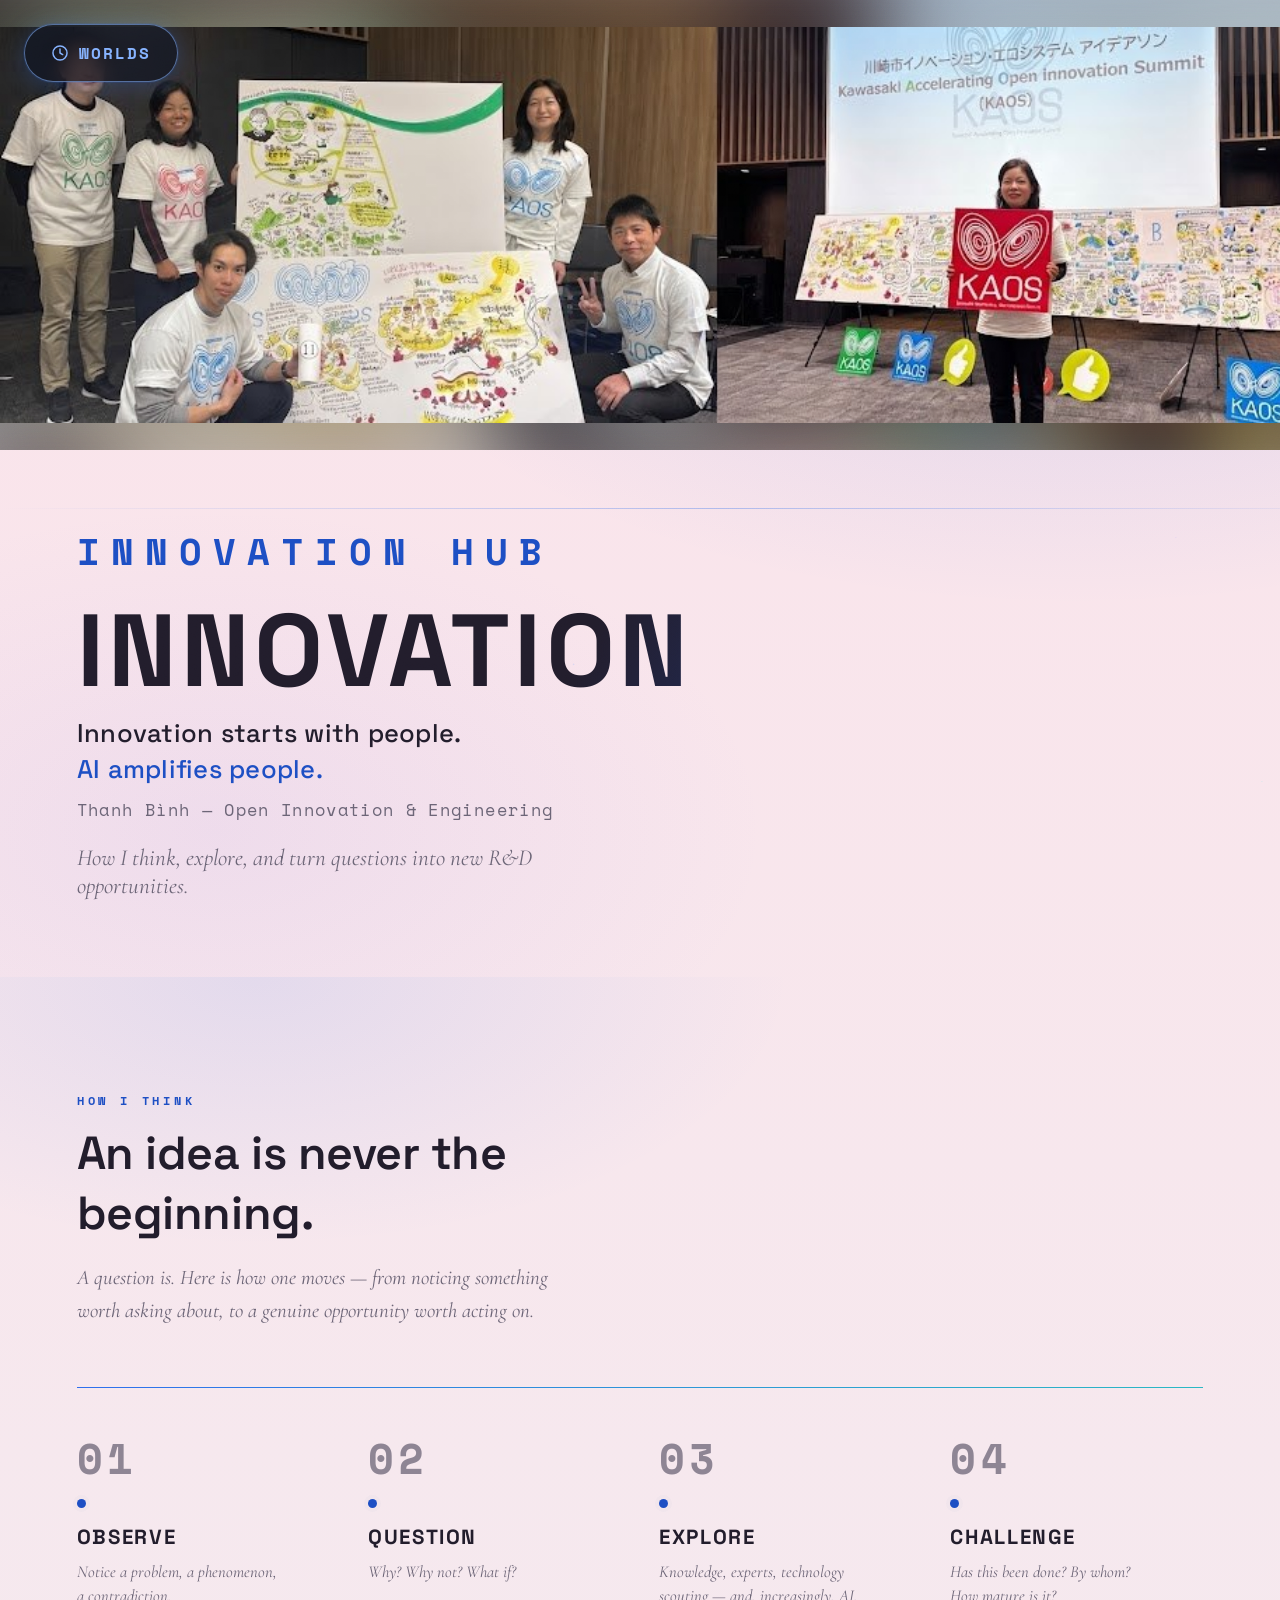
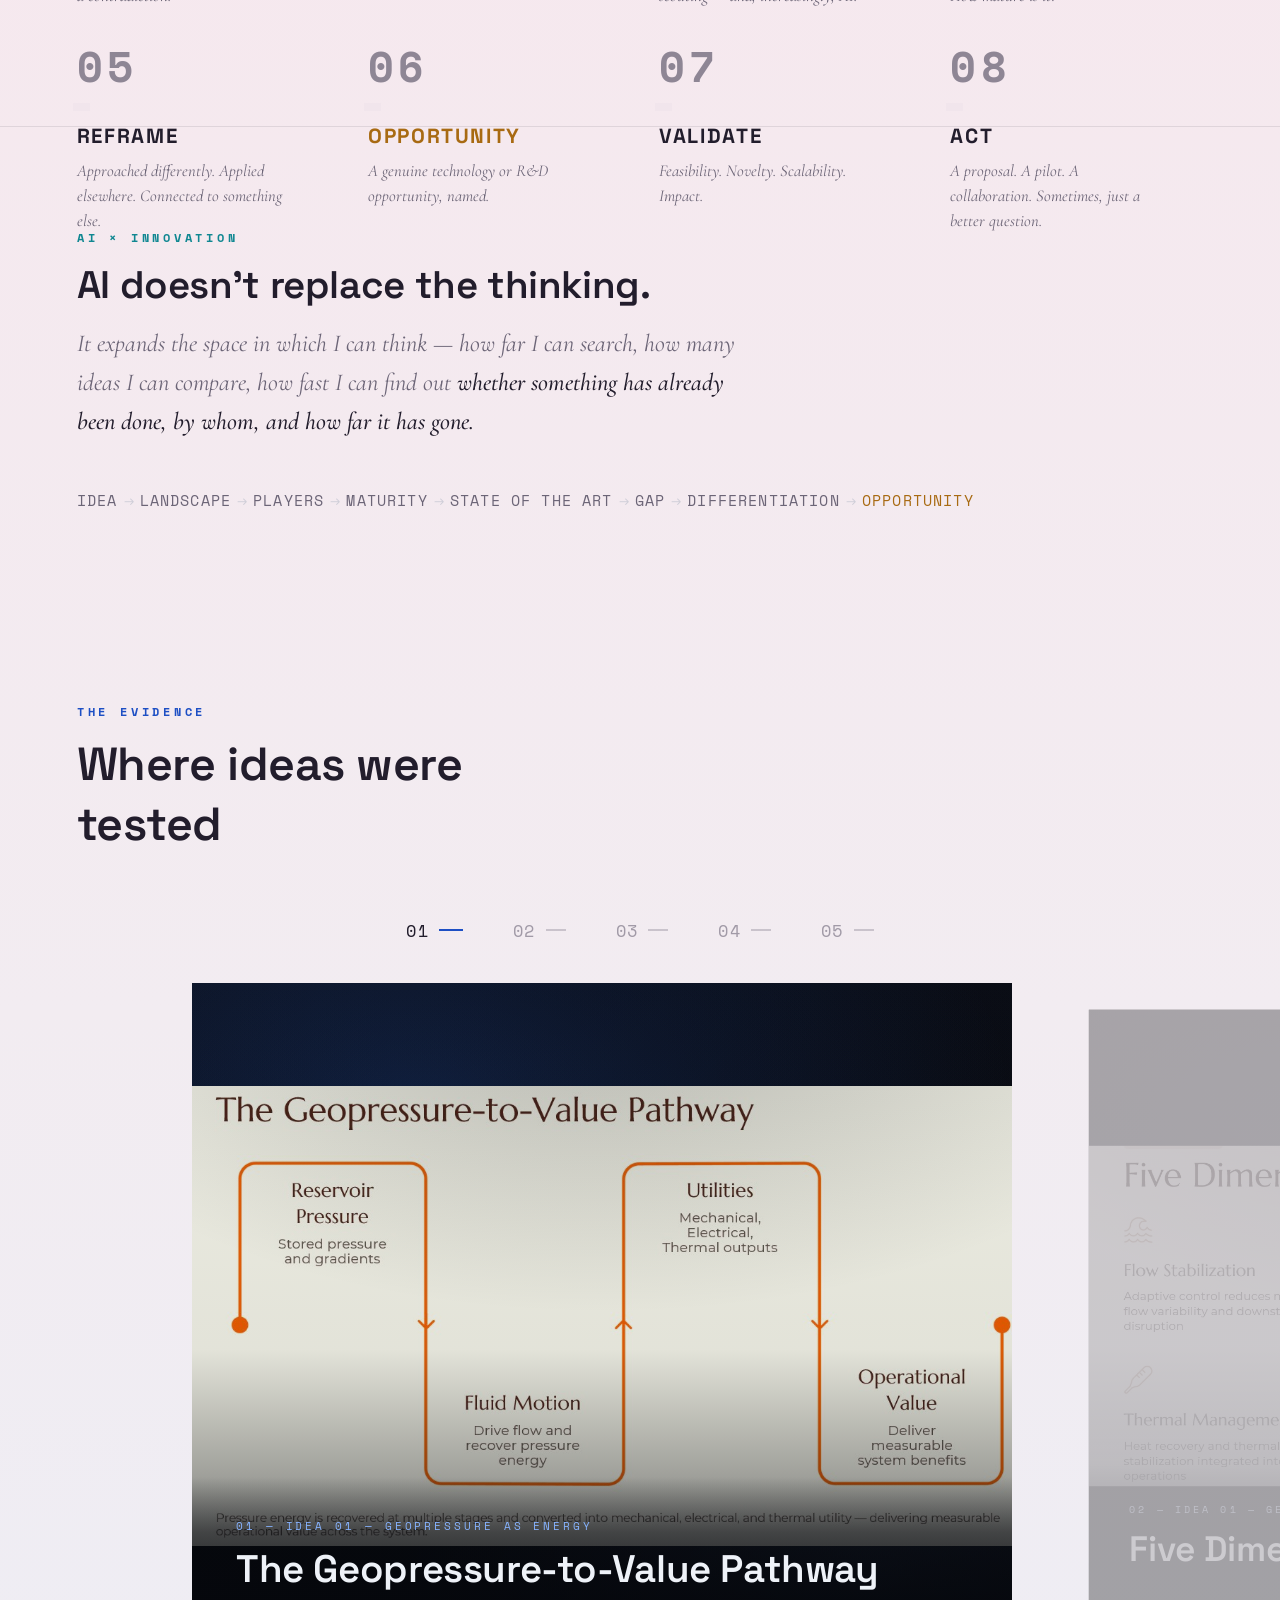
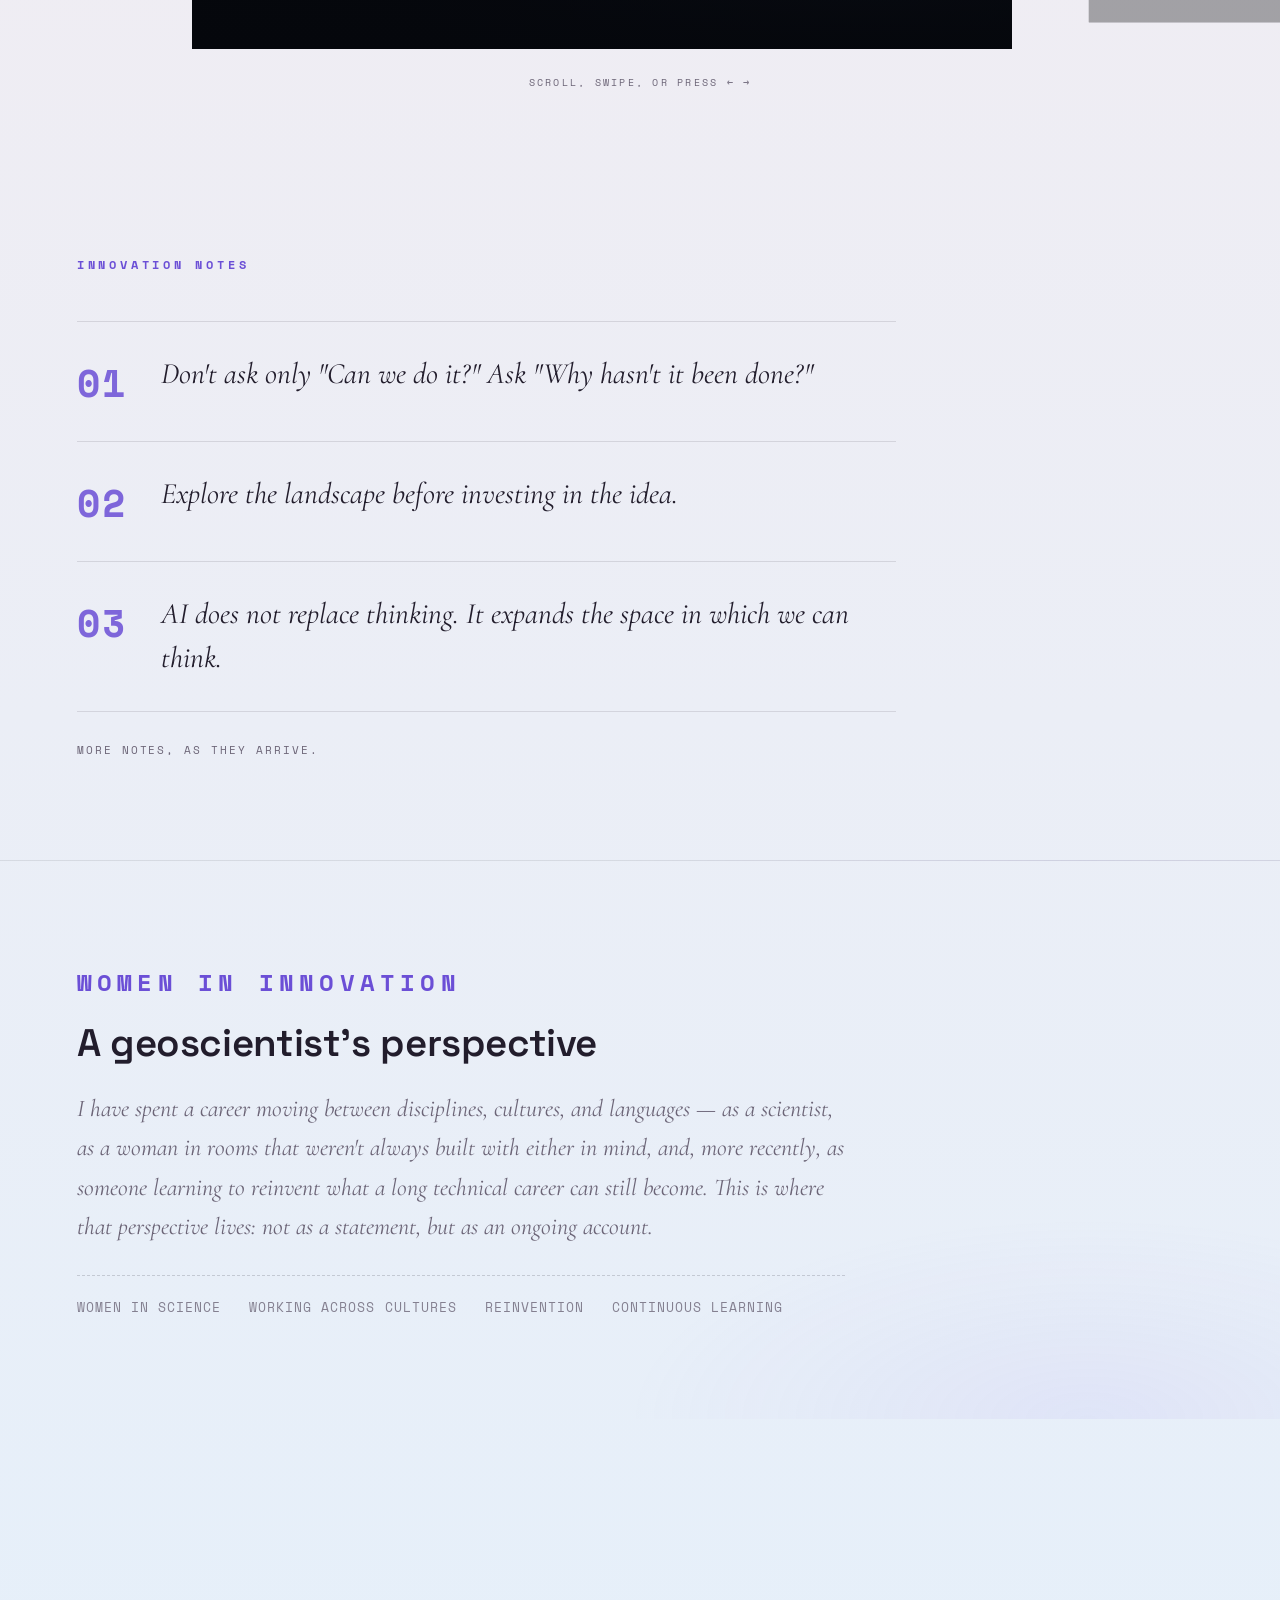
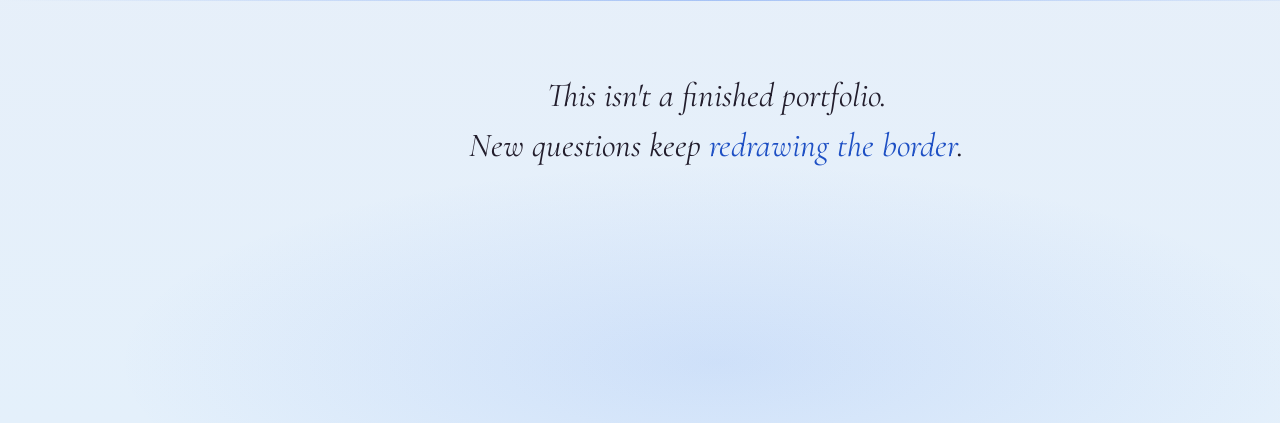
<file: innovation.html>
<!DOCTYPE html>
<html lang="vi">
<head>
    <meta charset="UTF-8">
    <meta name="viewport" content="width=device-width, initial-scale=1.0">
    <title>Innovation — Thanh Bình | Geoscientist, Cross-Domain Innovator, AI-Amplified R&D</title>
    <meta name="description" content="Geoscientist turned cross-domain innovator. How ideas begin, how AI amplifies exploration and technology scouting, and the case studies, notes, and perspective behind an evolving R&D practice.">
    <link rel="canonical" href="https://nguyenbinh-eneos.vercel.app/innovation.html">

    <link rel="preconnect" href="https://fonts.googleapis.com">
    <link rel="preconnect" href="https://fonts.gstatic.com" crossorigin>
    <link href="https://fonts.googleapis.com/css2?family=Space+Grotesk:wght@300;400;500;700&family=Space+Mono:wght@400;700&family=Cormorant+Garamond:ital,wght@0,400;0,500;0,600;1,400;1,500;1,600&display=swap" rel="stylesheet">
    <link rel="stylesheet" href="innovation-world.css">

    <style>
        body, html { margin: 0; padding: 0; width: 100%; background: linear-gradient(180deg, #fbe3ea 0%, #f2ecf1 50%, #e4f0fb 100%); }
    </style>

    <!-- =====================================================
         JSON-LD — AI/search entity data for this Hub.
         Source of truth: knowledge.json → hubs.innovation
         Keep this block in sync by hand whenever that file changes
         (fetch() isn't used here so the site still works when opened
         as a local file:// page, not just when served over http).
    ===================================================== -->
    <script type="application/ld+json">
    {
        "@context": "https://schema.org",
        "@type": "WebPage",
        "name": "Thanh Bình | Innovation Hub",
        "url": "innovation.html",
        "description": "Geoscientist turned cross-domain innovator — using AI to search, connect, and validate ideas across fields, faster and more broadly than a single discipline allows.",
        "about": {
            "@type": "Thing",
            "name": "Open Innovation & AI-Amplified R&D Thinking"
        },
        "isPartOf": {
            "@type": "WebSite",
            "name": "Thanh Bình Nguyễn Hub",
            "url": "index.html"
        },
        "mainEntity": {
            "@type": "Person",
            "name": "Nguyễn Thị Thanh Bình",
            "alternateName": "Thanh Bình",
            "jobTitle": [
                "Geoscientist & Subsurface Engineer",
                "Cross-Domain Innovator",
                "Open Innovation Practitioner",
                "Musician",
                "Video Creator"
            ],
            "knowsAbout": [
                "Subsurface Engineering & Geoscience",
                "Open Innovation",
                "AI-Amplified Research",
                "Technology Scouting",
                "Cross-Disciplinary Innovation",
                "Career Transition into Innovation",
                "R&D Ideation",
                "CCUS",
                "Music Production",
                "Video Storytelling"
            ],
            "url": "index.html",
            "sameAs": [
                "https://github.com/Binh-JX",
                "https://www.youtube.com/@ThanhBinhNguyen-kg7xr",
                "https://www.researchgate.net/profile/Nguyen-Binh-24",
                "https://orcid.org/0009-0007-7727-990X"
            ],
            "worksFor": {
                "@type": "Organization",
                "name": "ENEOS",
                "department": {
                    "@type": "Organization",
                    "name": "e-TEC"
                },
                "address": {
                    "@type": "PostalAddress",
                    "addressLocality": "Tokyo",
                    "addressCountry": "JP"
                }
            }
        }
    }
    </script>
</head>
<body>

    <div class="iw-grain" aria-hidden="true"></div>

    <!-- =====================================================
         HUB SWITCHER — lets Thanh Bình jump to any other World,
         or back to the opening cinematic (section-01), from
         anywhere in this World. Same pill-button chrome as the
         old single "back" link, now expanding into a short list.
         Pattern is meant to be reused as-is in Music/Video/
         Geoscience later (not touched here — those files are
         LOCKED or owned by another phase).
    ===================================================== -->
    <nav class="iw-hubnav" data-hubnav aria-label="Switch world">
        <button type="button" class="iw-hubnav-trigger" data-hubnav-trigger aria-expanded="false" aria-controls="iw-hubnav-menu">
            <svg width="13" height="13" viewBox="0 0 16 16" fill="none" aria-hidden="true">
                <circle cx="8" cy="8" r="6.25" stroke="currentColor" stroke-width="1.3"/>
                <path d="M8 4.5v3.5l2.4 1.4" stroke="currentColor" stroke-width="1.3" stroke-linecap="round" stroke-linejoin="round"/>
            </svg>
            <span>Worlds</span>
        </button>
        <div class="iw-hubnav-menu" id="iw-hubnav-menu" data-hubnav-menu hidden>
            <a href="index.html#section-01" class="iw-hubnav-link iw-hubnav-home">
                <svg width="11" height="11" viewBox="0 0 16 16" fill="none" aria-hidden="true">
                    <path d="M13 7L8 3 3 7M4.5 6.5V13h7V6.5" stroke="currentColor" stroke-width="1.3" stroke-linecap="round" stroke-linejoin="round"/>
                </svg>
                Back to the Beginning
            </a>
            <a href="geoscience.html" class="iw-hubnav-link">Geoscience</a>
            <a href="innovation.html" class="iw-hubnav-link is-current" aria-current="page">Innovation</a>
            <a href="music.html" class="iw-hubnav-link">Music &amp; MV</a>
            <a href="video.html" class="iw-hubnav-link">Video Creation</a>
        </div>
    </nav>

    <main id="innovation-world" aria-label="Innovation World">

        <!-- SCENE 01 — INTRO / HERO
             Hierarchy per the v2 brief: INNOVATION HUB →
             "Innovation starts with people." → "AI amplifies people."
             → how she thinks, explores, and turns questions into
             new R&D opportunities. This is the first thing anyone
             reads — it has to say, unmistakably, that this is a
             personal knowledge hub, not a corporate tech page and
             not an AI-tools page. -->
        <section class="iw-scene iw-scene-full iw-intro" aria-label="Innovation Hub introduction">
            <div class="iw-intro-banner">
                <img src="innovation-banner.jpg" alt="" class="iw-intro-banner-img">
                <div class="iw-intro-banner-glow"></div>
            </div>
            <div class="iw-horizon" aria-hidden="true"></div>
            <p class="iw-intro-eyebrow iw-mono" data-reveal>INNOVATION HUB</p>
            <h1 class="iw-intro-title" data-reveal>
                <span class="iw-intro-title-main">INNOVATION</span>
                <span class="iw-intro-title-philosophy">
                    <span>Innovation starts with people.</span>
                    <span>AI amplifies people.</span>
                </span>
                <span class="iw-intro-title-sub">Thanh Bình — Open Innovation &amp; Engineering</span>
            </h1>
            <p class="iw-intro-tagline" data-reveal>
                How I think, explore, and turn questions into new R&amp;D opportunities.
            </p>
        </section>

        <!-- SCENE — HOW I THINK / THE JOURNEY
             The philosophy layer, and the conceptual spine of the
             whole Hub. Everything else (AI × Innovation, Case
             Studies, Notes) is a facet of this one journey, not a
             separate theory. -->
        <section class="iw-journey-scene" aria-label="How I think — the journey from a question to an opportunity">
            <div class="iw-journey-head">
                <p class="iw-journey-eyebrow iw-mono" data-reveal>HOW I THINK</p>
                <h2 class="iw-journey-title" data-reveal>An idea is never the beginning.</h2>
                <p class="iw-journey-intro" data-reveal>
                    A question is. Here is how one moves — from noticing something worth
                    asking about, to a genuine opportunity worth acting on.
                </p>
            </div>

            <div class="iw-journey-track" data-reveal>
                <div class="iw-journey-line-fill" aria-hidden="true"></div>

                <div class="iw-journey-node">
                    <span class="iw-journey-node-index">01</span>
                    <span class="iw-journey-node-dot" aria-hidden="true"></span>
                    <h3 class="iw-journey-node-title">Observe</h3>
                    <p class="iw-journey-node-q">Notice a problem, a phenomenon, a contradiction.</p>
                </div>

                <div class="iw-journey-node">
                    <span class="iw-journey-node-index">02</span>
                    <span class="iw-journey-node-dot" aria-hidden="true"></span>
                    <h3 class="iw-journey-node-title">Question</h3>
                    <p class="iw-journey-node-q">Why? Why not? What if?</p>
                </div>

                <div class="iw-journey-node">
                    <span class="iw-journey-node-index">03</span>
                    <span class="iw-journey-node-dot" aria-hidden="true"></span>
                    <h3 class="iw-journey-node-title">Explore</h3>
                    <p class="iw-journey-node-q">Knowledge, experts, technology scouting — and, increasingly, AI.</p>
                </div>

                <div class="iw-journey-node">
                    <span class="iw-journey-node-index">04</span>
                    <span class="iw-journey-node-dot" aria-hidden="true"></span>
                    <h3 class="iw-journey-node-title">Challenge</h3>
                    <p class="iw-journey-node-q">Has this been done? By whom? How mature is it?</p>
                </div>

                <div class="iw-journey-node">
                    <span class="iw-journey-node-index">05</span>
                    <span class="iw-journey-node-dot" aria-hidden="true"></span>
                    <h3 class="iw-journey-node-title">Reframe</h3>
                    <p class="iw-journey-node-q">Approached differently. Applied elsewhere. Connected to something else.</p>
                </div>

                <div class="iw-journey-node" data-signal="true">
                    <span class="iw-journey-node-index">06</span>
                    <span class="iw-journey-node-dot" aria-hidden="true"></span>
                    <h3 class="iw-journey-node-title">Opportunity</h3>
                    <p class="iw-journey-node-q">A genuine technology or R&amp;D opportunity, named.</p>
                </div>

                <div class="iw-journey-node">
                    <span class="iw-journey-node-index">07</span>
                    <span class="iw-journey-node-dot" aria-hidden="true"></span>
                    <h3 class="iw-journey-node-title">Validate</h3>
                    <p class="iw-journey-node-q">Feasibility. Novelty. Scalability. Impact.</p>
                </div>

                <div class="iw-journey-node">
                    <span class="iw-journey-node-index">08</span>
                    <span class="iw-journey-node-dot" aria-hidden="true"></span>
                    <h3 class="iw-journey-node-title">Act</h3>
                    <p class="iw-journey-node-q">A proposal. A pilot. A collaboration. Sometimes, just a better question.</p>
                </div>
            </div>
        </section>

        <!-- SCENE — AI × INNOVATION
             Deliberately quieter than the Journey above. The point
             is not "here are useful AI tools" — it's how AI changes
             the pace and depth of steps 03–06 above. -->
        <section class="iw-ai-scene" aria-label="How AI amplifies this process">
            <div class="iw-ai-head">
                <p class="iw-ai-eyebrow iw-mono" data-reveal>AI × INNOVATION</p>
                <h2 class="iw-ai-title" data-reveal>AI doesn't replace the thinking.</h2>
                <p class="iw-ai-note" data-reveal>
                    It expands the space in which I can think — how far I can search, how many
                    ideas I can compare, how fast I can find out <strong>whether something
                    has already been done, by whom, and how far it has gone.</strong>
                </p>
            </div>

            <div class="iw-ai-flow" data-reveal aria-label="From an idea to a differentiated opportunity">
                <span class="iw-ai-flow-item">Idea</span>
                <span class="iw-ai-flow-arrow" aria-hidden="true">→</span>
                <span class="iw-ai-flow-item">Landscape</span>
                <span class="iw-ai-flow-arrow" aria-hidden="true">→</span>
                <span class="iw-ai-flow-item">Players</span>
                <span class="iw-ai-flow-arrow" aria-hidden="true">→</span>
                <span class="iw-ai-flow-item">Maturity</span>
                <span class="iw-ai-flow-arrow" aria-hidden="true">→</span>
                <span class="iw-ai-flow-item">State of the Art</span>
                <span class="iw-ai-flow-arrow" aria-hidden="true">→</span>
                <span class="iw-ai-flow-item">Gap</span>
                <span class="iw-ai-flow-arrow" aria-hidden="true">→</span>
                <span class="iw-ai-flow-item">Differentiation</span>
                <span class="iw-ai-flow-arrow" aria-hidden="true">→</span>
                <span class="iw-ai-flow-item" data-signal="true">Opportunity</span>
            </div>
        </section>

        <!-- SCENE — THE GALLERY (Case Studies / the evidence layer)
             Kept from v1 — this is real content, and it already
             does exactly what the evidence layer needs to do: show
             thinking, not just outcomes. Reframed as part of the
             Journey rather than a standalone portfolio. -->
        <section class="iw-scene iw-gallery-scene" aria-label="Where ideas were tested">

            <div class="iw-gallery-head">
                <p class="iw-gallery-eyebrow iw-mono" data-reveal>THE EVIDENCE</p>
                <h2 class="iw-gallery-title" data-reveal>Where ideas were tested</h2>
            </div>

            <div class="iw-gallery-stage">
                <div class="iw-gallery" data-iw-gallery tabindex="0" aria-label="Ideas — scroll or use the arrow keys to move between them" aria-roledescription="carousel">
                    <div class="iw-gallery-track" data-iw-gallery-track></div>
                </div>
                <nav class="iw-gallery-index" data-iw-gallery-index aria-label="Jump to an idea"></nav>
            </div>

            <p class="iw-gallery-hint iw-mono" data-reveal>Scroll, swipe, or press ← →</p>

        </section>

        <!-- SCENE — INNOVATION NOTES
             The recurring short-form format. Deliberately not
             exhaustive — a living list, meant to be added to. -->
        <section class="iw-notes-scene" aria-label="Innovation notes">
            <p class="iw-notes-eyebrow iw-mono" data-reveal>INNOVATION NOTES</p>

            <div class="iw-notes-list">
                <div class="iw-note" data-reveal>
                    <span class="iw-note-index">01</span>
                    <p class="iw-note-text">Don't ask only "Can we do it?" Ask "Why hasn't it been done?"</p>
                </div>
                <div class="iw-note" data-reveal>
                    <span class="iw-note-index">02</span>
                    <p class="iw-note-text">Explore the landscape before investing in the idea.</p>
                </div>
                <div class="iw-note" data-reveal>
                    <span class="iw-note-index">03</span>
                    <p class="iw-note-text">AI does not replace thinking. It expands the space in which we can think.</p>
                </div>
            </div>

            <p class="iw-notes-more iw-mono" data-reveal>More notes, as they arrive.</p>
        </section>

        <!-- SCENE — WOMEN IN INNOVATION
             The human layer. Personal, not generic — a placeholder
             for Thanh Bình's own voice, ready to grow. -->
        <section class="iw-women-scene" aria-label="Women in innovation">
            <div class="iw-women-inner">
                <p class="iw-women-eyebrow iw-mono" data-reveal>WOMEN IN INNOVATION</p>
                <h2 class="iw-women-title" data-reveal>A geoscientist's perspective</h2>
                <p class="iw-women-text" data-reveal>
                    I have spent a career moving between disciplines, cultures, and
                    languages — as a scientist, as a woman in rooms that weren't always
                    built with either in mind, and, more recently, as someone learning to
                    reinvent what a long technical career can still become. This is where
                    that perspective lives: not as a statement, but as an ongoing account.
                </p>
                <div class="iw-women-threads" data-reveal>
                    <span class="iw-women-thread">Women in Science</span>
                    <span class="iw-women-thread">Working Across Cultures</span>
                    <span class="iw-women-thread">Reinvention</span>
                    <span class="iw-women-thread">Continuous Learning</span>
                </div>
            </div>
        </section>

        <!-- SCENE — CLOSING -->
        <section class="iw-scene iw-closing" aria-label="This Hub keeps growing">
            <div class="iw-horizon" aria-hidden="true"></div>
            <p class="iw-closing-text" data-reveal>This isn't a finished portfolio.<br>New questions keep <em>redrawing the border</em>.</p>
        </section>

    </main>

    <script src="innovation-world.js" defer></script>
</body>
</html>
</file>
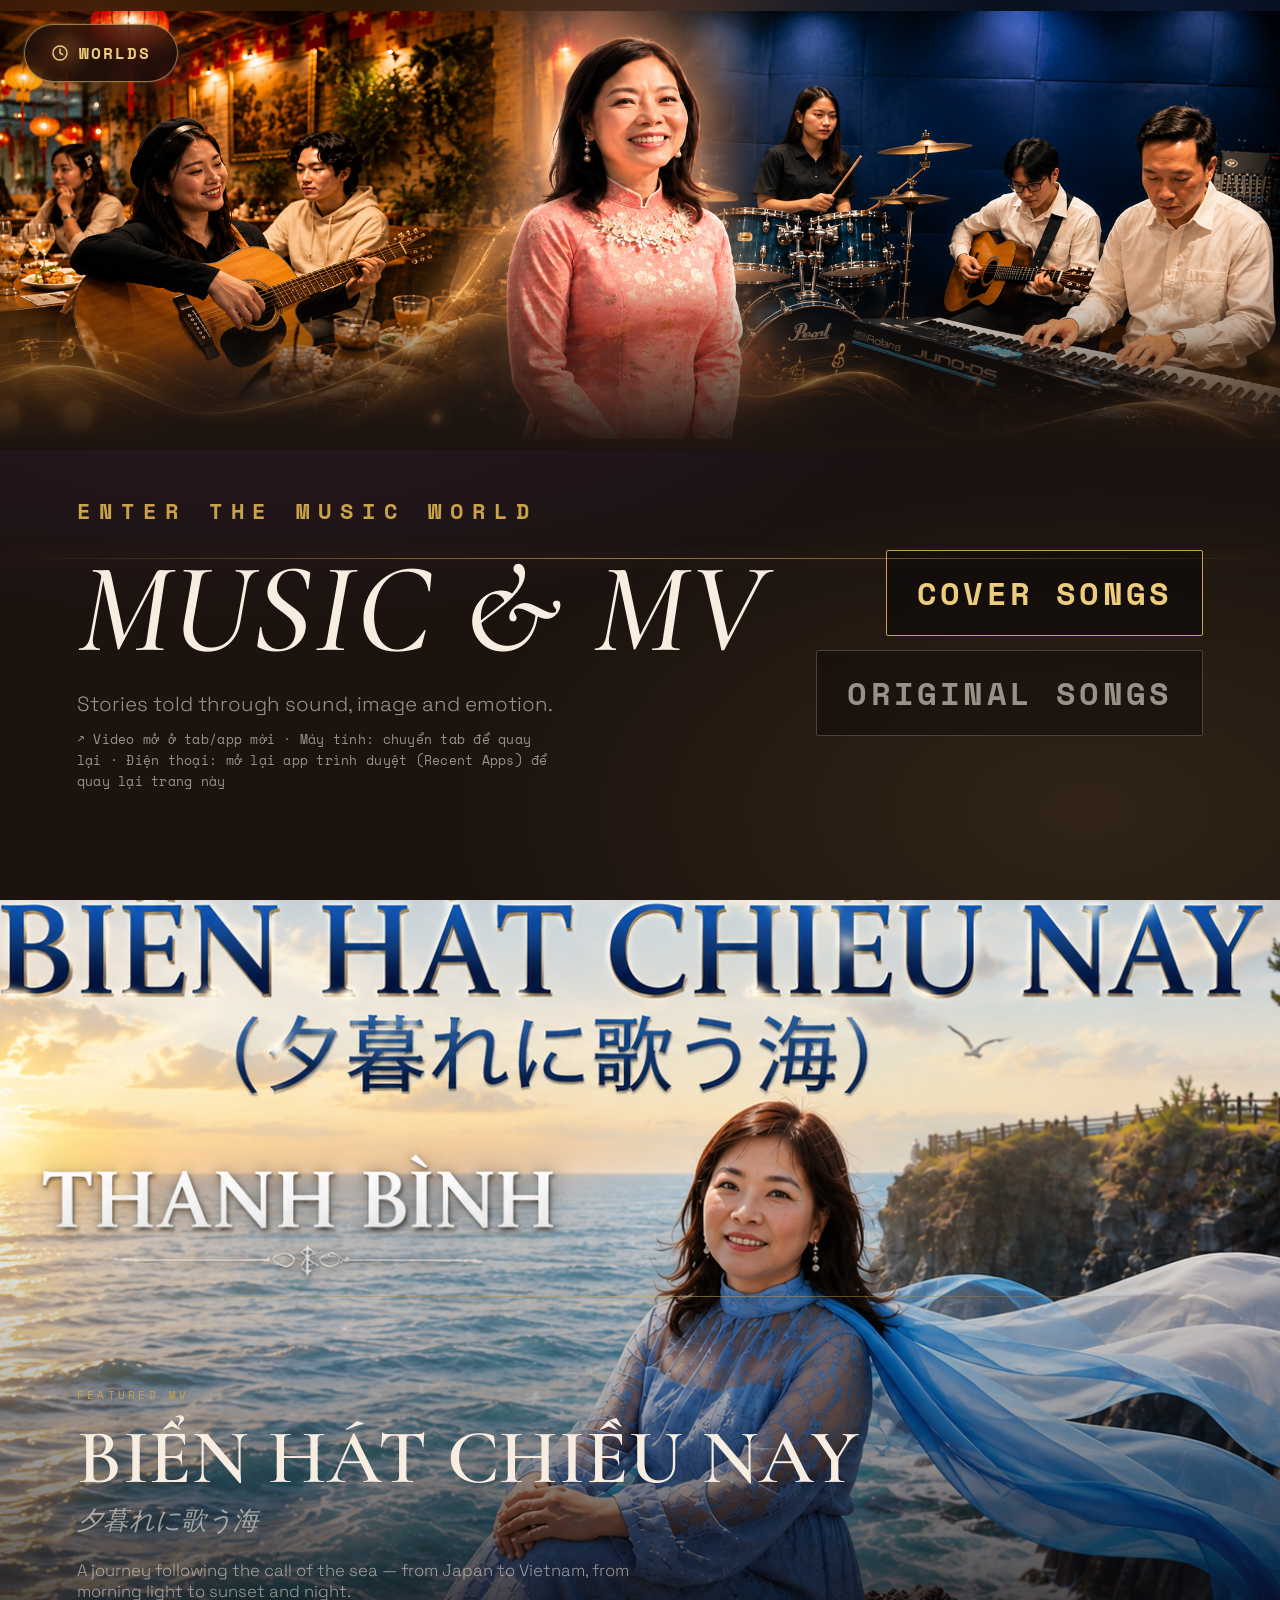
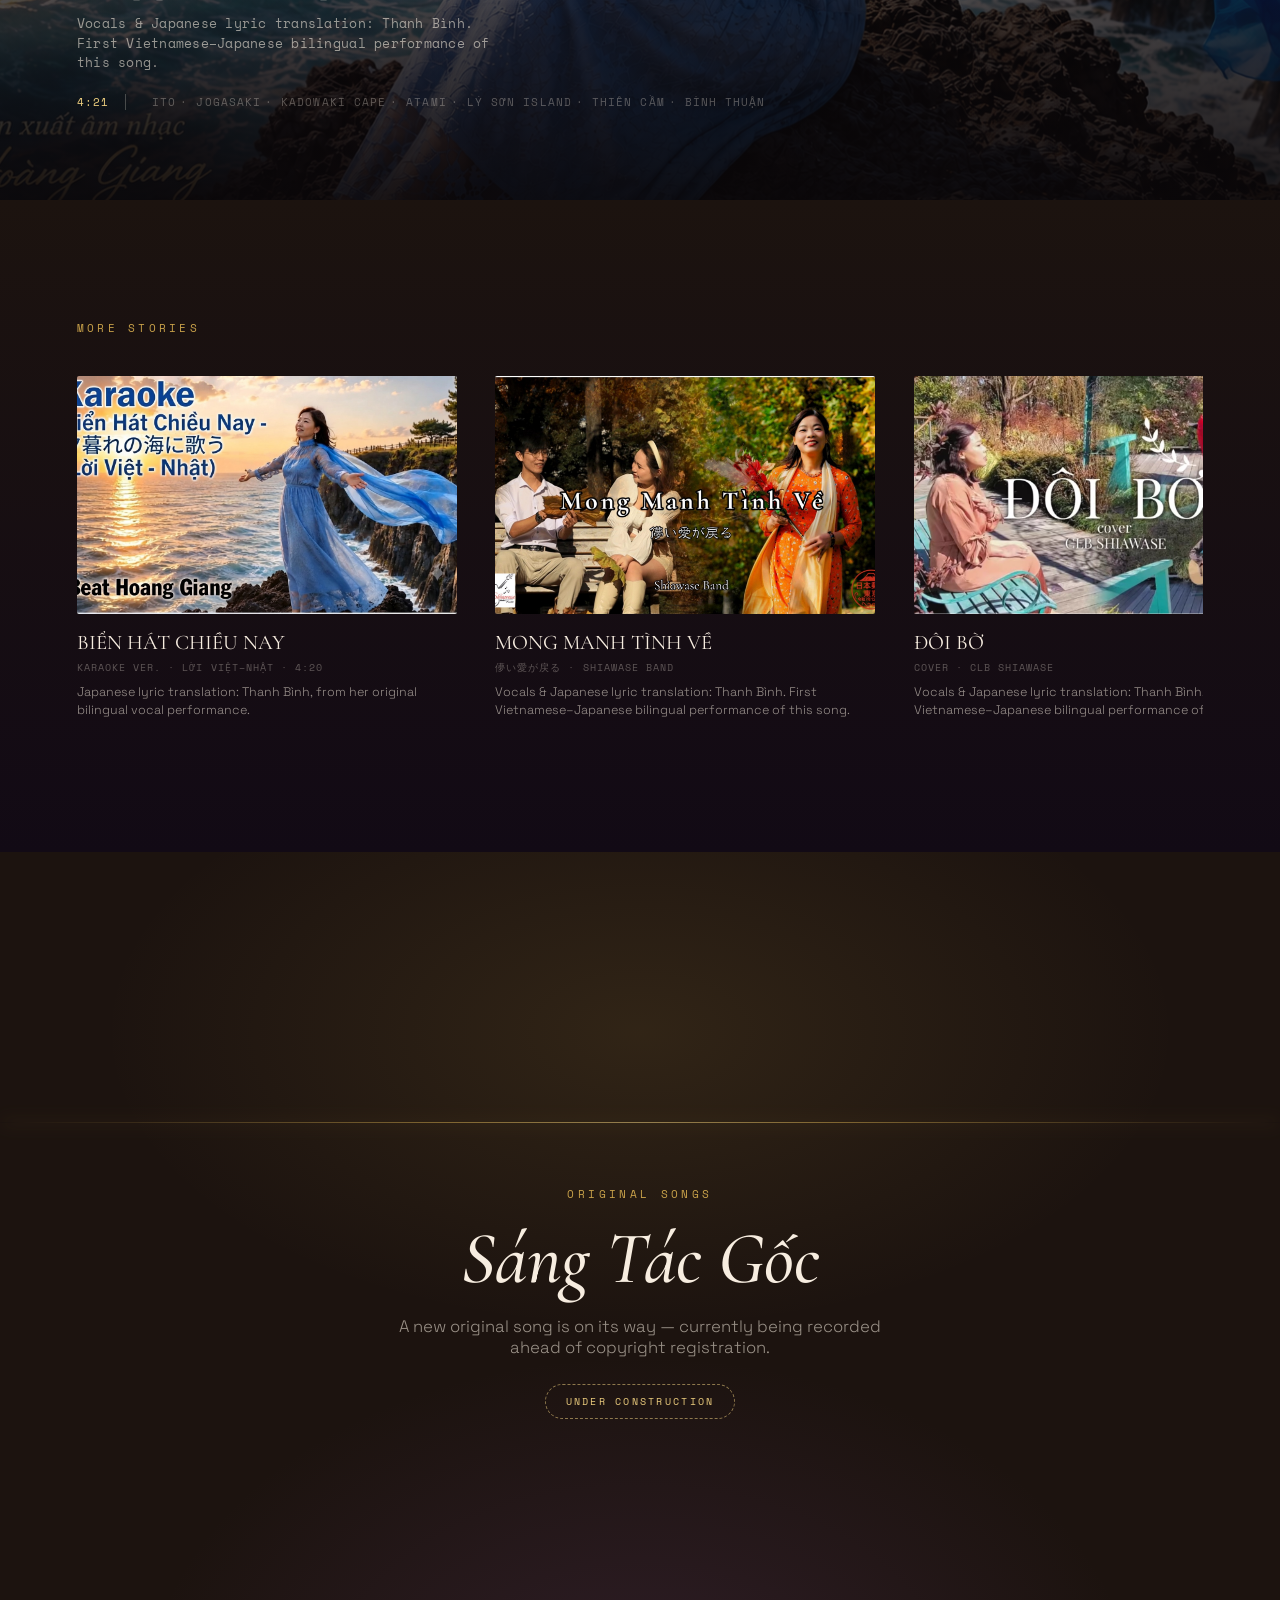
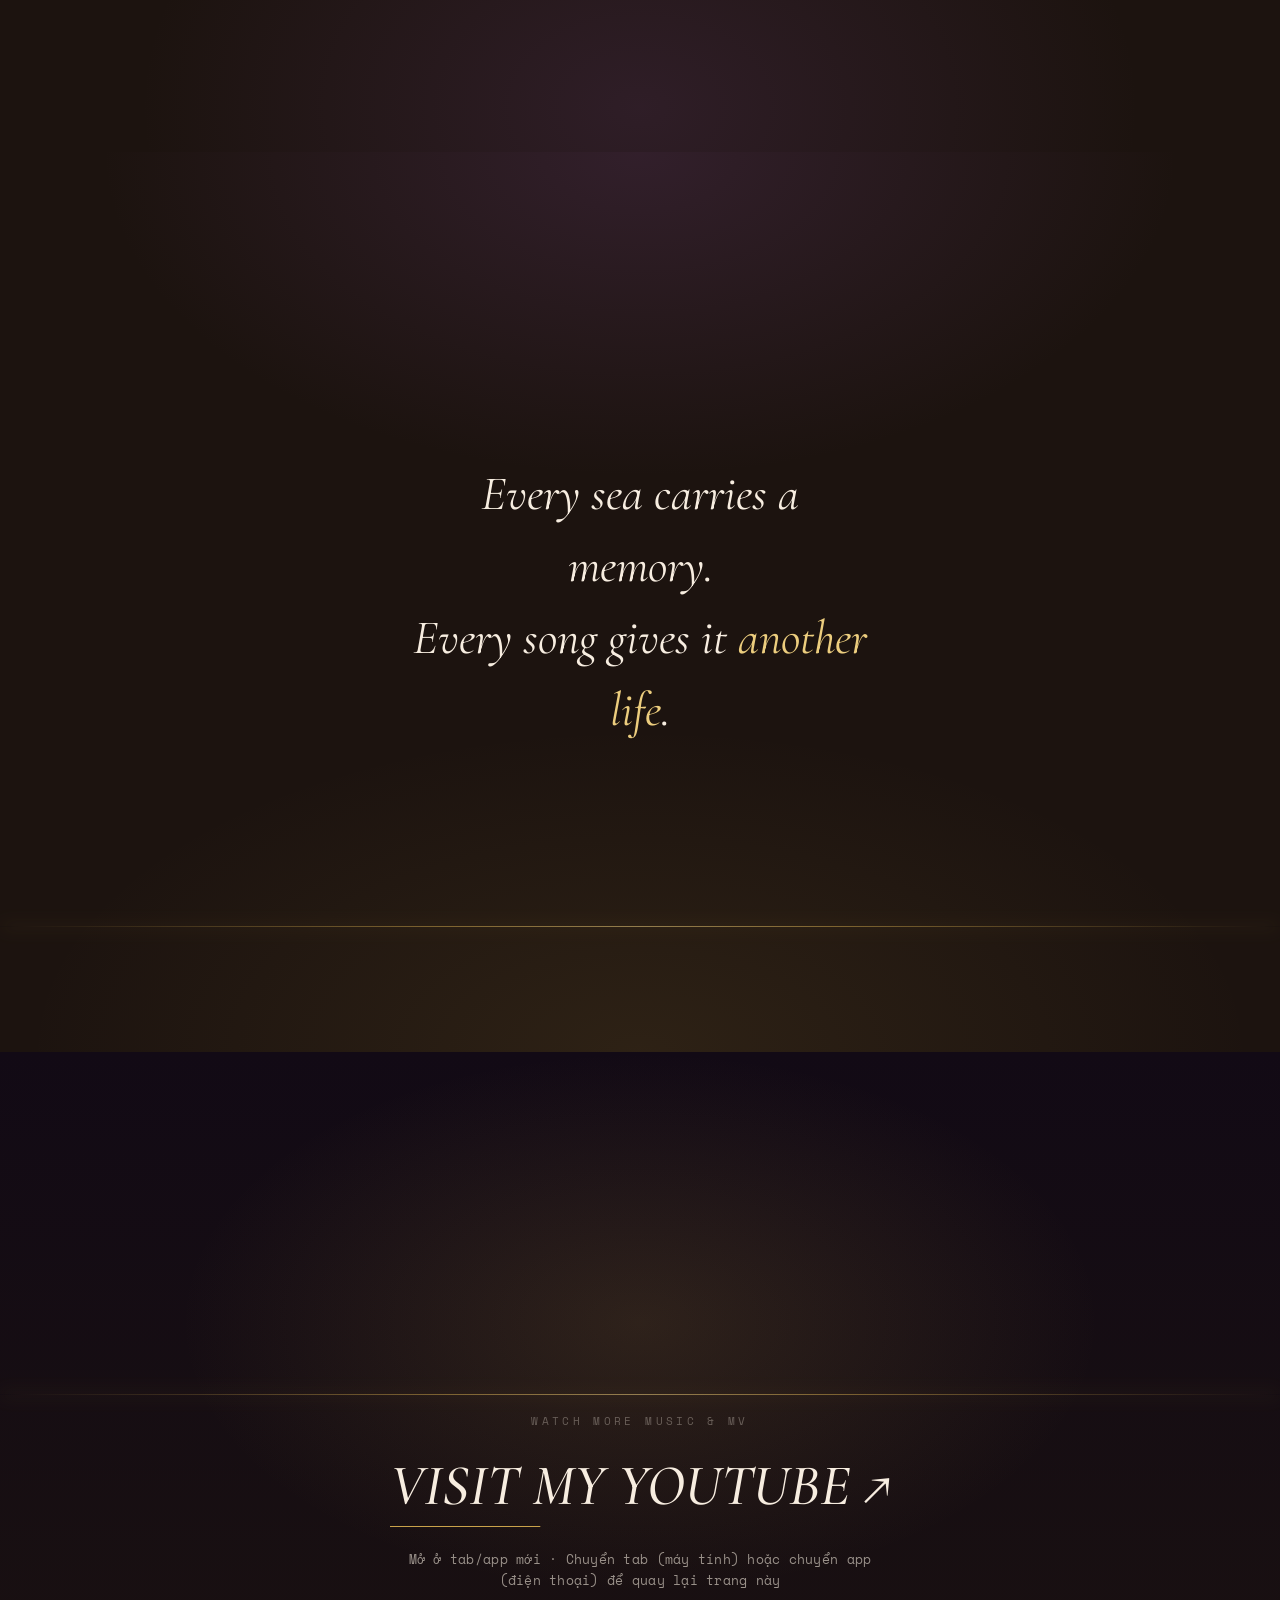
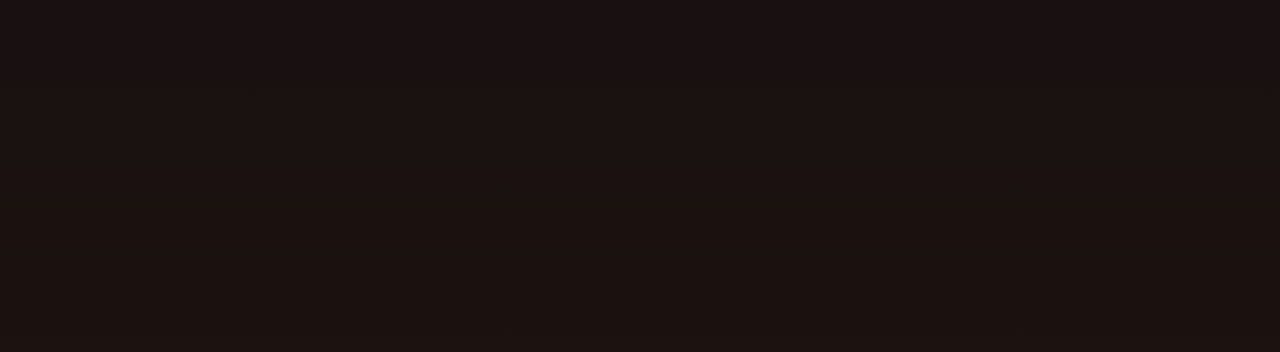
<file: music.html>
<!DOCTYPE html>
<html lang="vi">
<head>
    <meta charset="UTF-8">
    <meta name="viewport" content="width=device-width, initial-scale=1.0">
    <title>Music & MV — Nguyễn Thị Thanh Bình</title>
    <meta name="description" content="Discover Nguyen Thi Thanh Binh's music and music videos, Vietnamese–Japanese bilingual cover performances, original songs, and lyric translations.">
    <link rel="canonical" href="https://nguyenbinh-eneos.vercel.app/music.html">

    <link rel="preconnect" href="https://fonts.googleapis.com">
    <link rel="preconnect" href="https://fonts.gstatic.com" crossorigin>
    <link href="https://fonts.googleapis.com/css2?family=Space+Grotesk:wght@300;400;500;700&family=Space+Mono:wght@400;700&family=Cormorant+Garamond:ital,wght@0,400;0,500;0,600;1,400;1,500;1,600&display=swap" rel="stylesheet">
    <link rel="stylesheet" href="music-world.css">

    <style>
        body, html { margin: 0; padding: 0; width: 100%; background: #0a0709; }
    </style>
    <!-- JSON-LD: Person, WebSite, Music WebPage and VideoObjects -->
    <script type="application/ld+json">
{
    "@context": "https://schema.org",
    "@graph": [
        {
            "@type": "Person",
            "@id": "https://binh-jx.github.io/NguyenBinh-ENEOS-Xplora/#person",
            "name": "Nguyễn Thị Thanh Bình",
            "alternateName": "Thanh Bình",
            "jobTitle": [
                "Geoscientist & Subsurface Engineer",
                "Innovation Practitioner",
                "Musician",
                "Video Creator"
            ],
            "knowsAbout": [
                "Music Production",
                "Vocal Performance",
                "Japanese–Vietnamese Song Translation",
                "Video Storytelling",
                "Innovation Journey",
                "Subsurface Engineering",
                "CCUS",
                "Artificial Intelligence"
            ],
            "description": "Thanh Bình performs Vietnamese–Japanese bilingual cover songs and self-translates the Japanese lyrics for her performances.",
            "url": "https://binh-jx.github.io/NguyenBinh-ENEOS-Xplora/",
            "sameAs": [
                "https://github.com/Binh-JX",
                "https://www.youtube.com/@ThanhBinhNguyen-kg7xr",
                "https://www.researchgate.net/profile/Nguyen-Binh-24",
                "https://orcid.org/0009-0007-7727-990X"
            ]
        },
        {
            "@type": "WebSite",
            "@id": "https://binh-jx.github.io/NguyenBinh-ENEOS-Xplora/#website",
            "name": "Nguyễn Thị Thanh Bình — Personal Knowledge Hub",
            "url": "https://binh-jx.github.io/NguyenBinh-ENEOS-Xplora/",
            "publisher": {
                "@id": "https://binh-jx.github.io/NguyenBinh-ENEOS-Xplora/#person"
            },
            "inLanguage": "vi"
        },
        {
            "@type": "WebPage",
            "@id": "https://binh-jx.github.io/NguyenBinh-ENEOS-Xplora/music.html#webpage",
            "url": "https://binh-jx.github.io/NguyenBinh-ENEOS-Xplora/music.html",
            "name": "Thanh Bình | Music & MV — Vietnamese–Japanese Cover Performance and Original Songwriting",
            "description": "Thanh Bình's Music & MV world: Vietnamese–Japanese bilingual cover performances, original songwriting in production, and music videos.",
            "isPartOf": {
                "@id": "https://binh-jx.github.io/NguyenBinh-ENEOS-Xplora/#website"
            },
            "about": {
                "@id": "https://binh-jx.github.io/NguyenBinh-ENEOS-Xplora/#person"
            },
            "mainEntity": {
                "@id": "https://binh-jx.github.io/NguyenBinh-ENEOS-Xplora/music.html#bien-hat-chieu-nay"
            }
        },
        {
            "@type": "VideoObject",
            "@id": "https://binh-jx.github.io/NguyenBinh-ENEOS-Xplora/music.html#bien-hat-chieu-nay",
            "name": "BIỂN HÁT CHIỀU NAY (夕暮れに歌う海) | Thanh Bình",
            "description": "Vietnamese–Japanese bilingual cover music video performed by Thanh Bình. Thanh Bình also self-translated the Japanese lyrics for this bilingual performance.",
            "url": "https://youtu.be/ku110OHK_FY",
            "embedUrl": "https://www.youtube.com/embed/ku110OHK_FY",
            "thumbnailUrl": "https://binh-jx.github.io/NguyenBinh-ENEOS-Xplora/music-banner.jpg",
            "uploadDate": "2026-08-11",
            "duration": "PT4M21S",
            "inLanguage": [
                "vi",
                "ja"
            ],
            "genre": "Bilingual Cover Music Video",
            "creator": {
                "@id": "https://binh-jx.github.io/NguyenBinh-ENEOS-Xplora/#person"
            },
            "performer": {
                "@type": "Role",
                "roleName": "Vocalist / Japanese Lyric Translator",
                "performer": {
                    "@id": "https://binh-jx.github.io/NguyenBinh-ENEOS-Xplora/#person"
                }
            },
            "publisher": {
                "@id": "https://binh-jx.github.io/NguyenBinh-ENEOS-Xplora/#person"
            },
            "sameAs": [
                "https://www.youtube.com/watch?v=ku110OHK_FY"
            ]
        },
        {
            "@type": "VideoObject",
            "@id": "https://binh-jx.github.io/NguyenBinh-ENEOS-Xplora/music.html#doi-bo",
            "name": "ĐÔI BỜ",
            "description": "A Vietnamese–Japanese bilingual cover music video, performed with CLB Shiawase. Vocals performed by Thanh Bình. Thanh Bình also self-translated the Japanese lyrics.",
            "url": "https://youtu.be/0x65Zv1Idms",
            "thumbnailUrl": "https://binh-jx.github.io/NguyenBinh-ENEOS-Xplora/doi-bo-cover.jpg",
            "inLanguage": [
                "vi",
                "ja"
            ],
            "genre": "Bilingual Cover Music Video",
            "creator": {
                "@id": "https://binh-jx.github.io/NguyenBinh-ENEOS-Xplora/#person"
            },
            "performer": {
                "@type": "Role",
                "roleName": "Vocalist / Japanese Lyric Translator",
                "performer": {
                    "@id": "https://binh-jx.github.io/NguyenBinh-ENEOS-Xplora/#person"
                }
            }
        },
        {
            "@type": "VideoObject",
            "@id": "https://binh-jx.github.io/NguyenBinh-ENEOS-Xplora/music.html#mong-manh-tinh-ve",
            "name": "MONG MANH TÌNH VỀ (儚い愛が戻る)",
            "description": "A Vietnamese–Japanese bilingual cover music video, performed with Shiawase Band. Vocals performed by Thanh Bình. Thanh Bình also self-translated the Japanese lyrics.",
            "url": "https://youtu.be/sfbcAPVIiRg",
            "thumbnailUrl": "https://binh-jx.github.io/NguyenBinh-ENEOS-Xplora/mong-manh-tinh-ve-cover.jpg",
            "inLanguage": [
                "vi",
                "ja"
            ],
            "genre": "Bilingual Cover Music Video",
            "creator": {
                "@id": "https://binh-jx.github.io/NguyenBinh-ENEOS-Xplora/#person"
            },
            "performer": {
                "@type": "Role",
                "roleName": "Vocalist / Japanese Lyric Translator",
                "performer": {
                    "@id": "https://binh-jx.github.io/NguyenBinh-ENEOS-Xplora/#person"
                }
            }
        }
    ]
}
    </script>
</head>
<body>

    <div class="mw-grain" aria-hidden="true"></div>

    <!-- =====================================================
         HUB SWITCHER — jump to any other World or back to the
         opening cinematic (section-01). Same component/pattern as
         Innovation/Geoscience World's hubnav, recoloured to this
         World's gold identity via CSS variables already scoped
         under #music-world.
    ===================================================== -->
    <nav class="mw-hubnav" data-hubnav aria-label="Switch world">
        <button type="button" class="mw-hubnav-trigger" data-hubnav-trigger aria-expanded="false" aria-controls="mw-hubnav-menu">
            <svg width="18" height="18" viewBox="0 0 16 16" fill="none" aria-hidden="true">
                <circle cx="8" cy="8" r="6.25" stroke="currentColor" stroke-width="1.3"/>
                <path d="M8 4.5v3.5l2.4 1.4" stroke="currentColor" stroke-width="1.3" stroke-linecap="round" stroke-linejoin="round"/>
            </svg>
            <span>Worlds</span>
        </button>
        <div class="mw-hubnav-menu" id="mw-hubnav-menu" data-hubnav-menu hidden>
            <a href="index.html#section-01" class="mw-hubnav-link mw-hubnav-home">
                <svg width="11" height="11" viewBox="0 0 16 16" fill="none" aria-hidden="true">
                    <path d="M13 7L8 3 3 7M4.5 6.5V13h7V6.5" stroke="currentColor" stroke-width="1.3" stroke-linecap="round" stroke-linejoin="round"/>
                </svg>
                Back to the Beginning
            </a>
            <a href="geoscience.html" class="mw-hubnav-link">Geoscience</a>
            <a href="innovation.html" class="mw-hubnav-link">Innovation</a>
            <a href="music.html" class="mw-hubnav-link is-current" aria-current="page">Music &amp; MV</a>
            <a href="video.html" class="mw-hubnav-link">Video Creation</a>
        </div>
    </nav>

    <main id="music-world" aria-label="Music and MV World">

        <!-- SCENE 01 — INTRO -->
        <section class="mw-scene mw-scene-full mw-intro" aria-label="Music and MV world introduction">
            <div class="mw-intro-banner">
                <img src="music-banner.jpg" alt="" class="mw-intro-banner-img">
            </div>
            <div class="mw-horizon" aria-hidden="true"></div>
            <div class="mw-intro-bottom">
                <div class="mw-intro-text">
                    <p class="mw-intro-eyebrow mw-mono" data-reveal>ENTER THE MUSIC WORLD</p>
                    <h1 class="mw-intro-title" data-reveal>MUSIC &amp; MV</h1>
                    <p class="mw-intro-tagline" data-reveal>Stories told through sound, image and emotion.</p>
                    <p class="mw-return-hint mw-mono" data-reveal>↗ Video mở ở tab/app mới · Máy tính: chuyển tab để quay lại · Điện thoại: mở lại app trình duyệt (Recent Apps) để quay lại trang này</p>
                </div>
                <nav class="mw-intro-tabs" aria-label="Jump to a section">
                    <a href="#mw-covers" class="mw-intro-tab is-active" data-intro-tab>Cover Songs</a>
                    <a href="#mw-originals" class="mw-intro-tab" data-intro-tab>Original Songs</a>
                </nav>
            </div>
        </section>

        <!-- SCENE 02 — FEATURED MV -->
        <section class="mw-scene mw-scene-full mw-featured" id="mw-covers" aria-label="Featured music video">
            <div class="mw-featured-visual" data-mv-visual aria-hidden="true">
                <img class="mw-featured-visual-img" data-mv-visual-img alt="" hidden>
            </div>
            <div class="mw-horizon" aria-hidden="true"></div>

            <a class="mw-featured-link" data-mv-link href="#" data-reveal>
                <div class="mw-play" aria-hidden="true">
                    <svg viewBox="0 0 24 24"><path d="M6 4l14 8-14 8V4z"/></svg>
                </div>

                <p class="mw-featured-eyebrow mw-mono">FEATURED MV</p>
                <h2 class="mw-featured-title" data-mv-title>BIỂN HÁT CHIỀU NAY</h2>
                <p class="mw-featured-jp" data-mv-jp-title>夕暮れに歌う海</p>
                <p class="mw-featured-desc" data-mv-description>
                    A journey following the call of the sea — from Japan to Vietnam, from morning light to sunset and night.
                </p>
                <p class="mw-featured-credit mw-mono" data-mv-credit data-reveal hidden></p>
                <div class="mw-featured-meta mw-mono">
                    <span class="mw-featured-duration" data-mv-duration>4:20</span>
                    <span class="mw-featured-locations" data-mv-locations></span>
                </div>
            </a>
        </section>

        <!-- SCENE 03 — OTHER WORKS -->
        <section class="mw-scene mw-works" aria-label="Other music and MV works">
            <p class="mw-works-eyebrow mw-mono" data-reveal>MORE STORIES</p>

            <div class="mw-works-track" data-works-track hidden data-reveal></div>

            <div class="mw-works-empty" data-works-empty data-reveal>
                <p>More visual stories arriving soon.</p>
            </div>
        </section>

        <!-- SCENE 03.5 — ORIGINAL SONGS -->
        <section class="mw-scene mw-scene-full mw-originals" id="mw-originals" aria-label="Original songs, under construction">
            <div class="mw-horizon" aria-hidden="true"></div>
            <p class="mw-originals-eyebrow mw-mono" data-reveal>ORIGINAL SONGS</p>
            <h2 class="mw-originals-title" data-reveal>Sáng Tác Gốc</h2>
            <p class="mw-originals-desc" data-reveal>
                A new original song is on its way — currently being recorded ahead of copyright registration.
            </p>
            <span class="mw-originals-badge mw-mono" data-reveal>UNDER CONSTRUCTION</span>
        </section>

        <!-- SCENE 04 — SEA / MEMORY -->
        <section class="mw-scene mw-scene-full mw-sea" aria-label="Sea and memory">
            <div class="mw-horizon" aria-hidden="true"></div>
            <p class="mw-sea-text" data-reveal>
                Every sea carries a memory.<br>
                Every song gives it <em>another life</em>.
            </p>
        </section>

        <!-- SCENE 05 — YOUTUBE DESTINATION -->
        <section class="mw-scene mw-destination" aria-label="Visit the YouTube channel">
            <div class="mw-horizon" aria-hidden="true"></div>
            <p class="mw-destination-eyebrow mw-mono" data-reveal>WATCH MORE MUSIC &amp; MV</p>
            <a class="mw-destination-link" data-channel-link href="https://www.youtube.com/@ThanhBinhNguyen-kg7xr" target="_blank" rel="noopener noreferrer" data-reveal>
                VISIT MY YOUTUBE ↗
            </a>
            <p class="mw-return-hint mw-mono" data-reveal>Mở ở tab/app mới · Chuyển tab (máy tính) hoặc chuyển app (điện thoại) để quay lại trang này</p>
        </section>

    </main>

    <script src="music-world.js" defer></script>
</body>
</html>
</file>
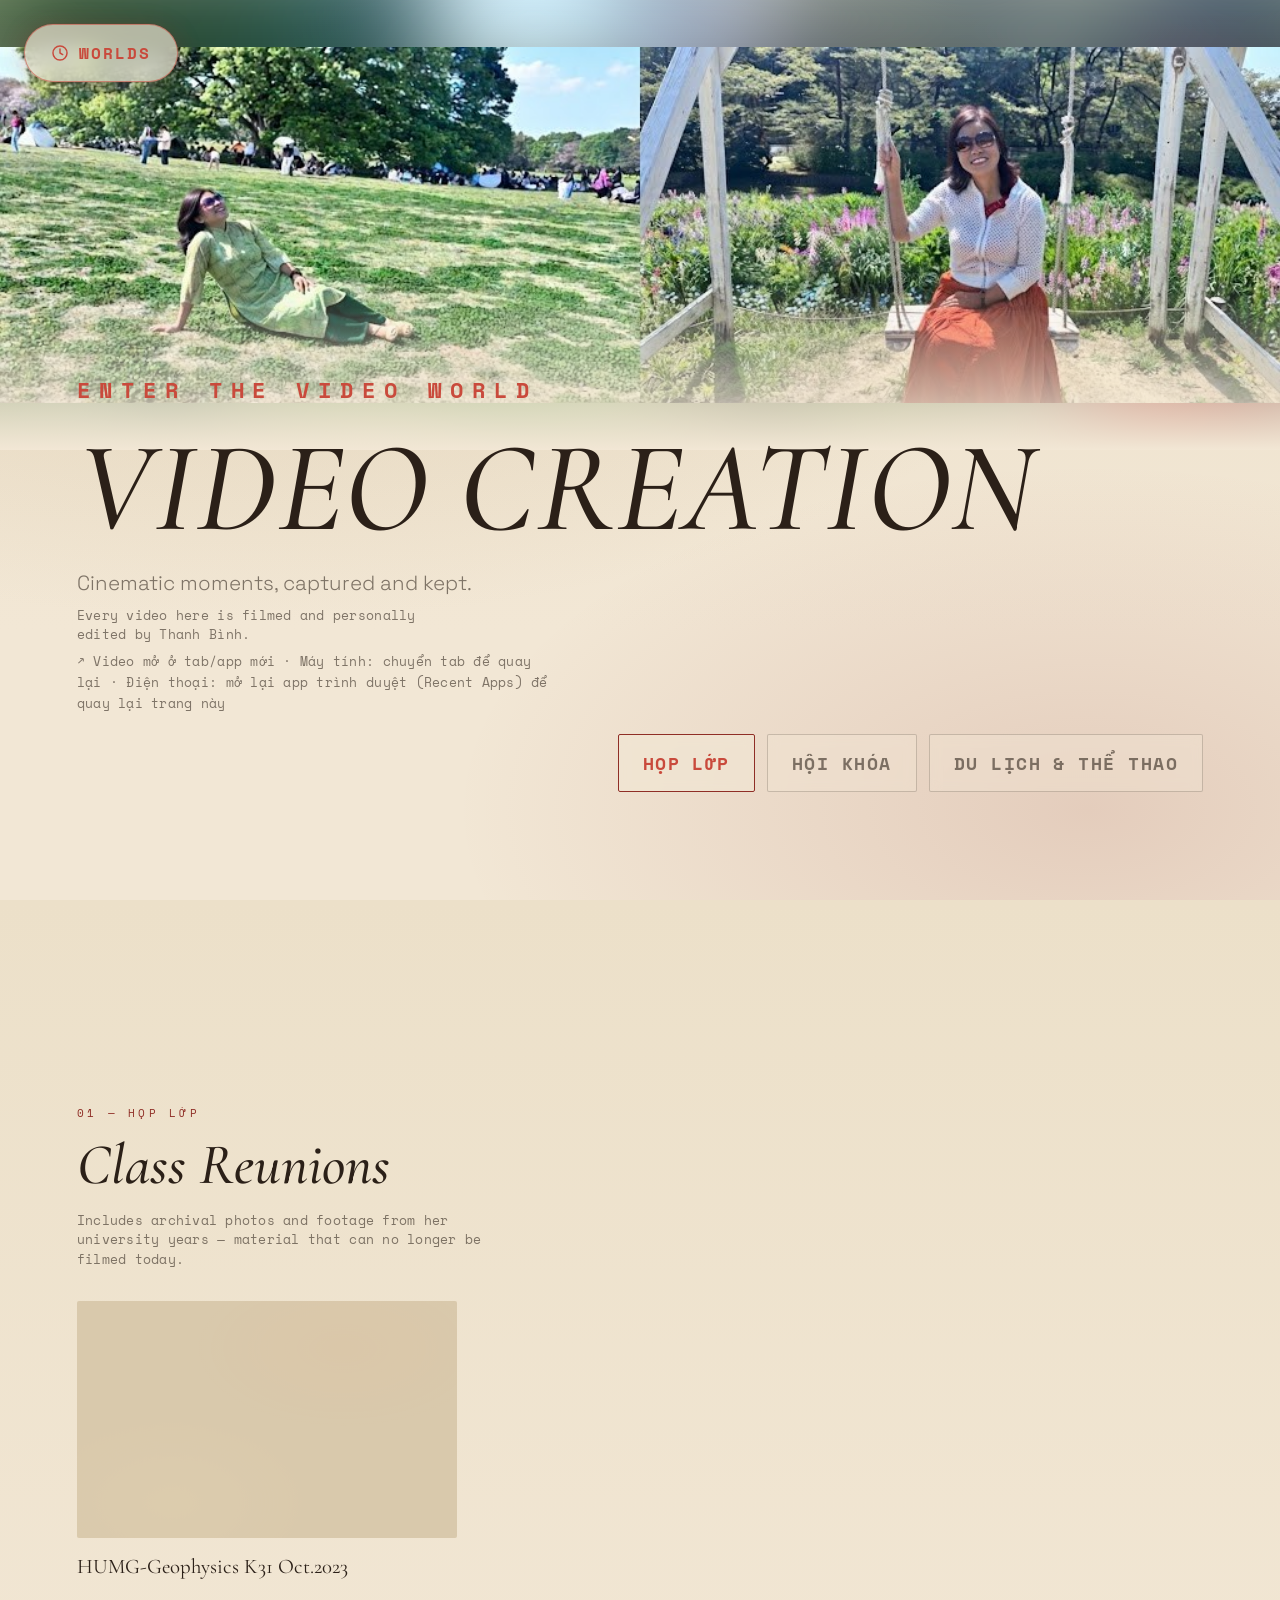
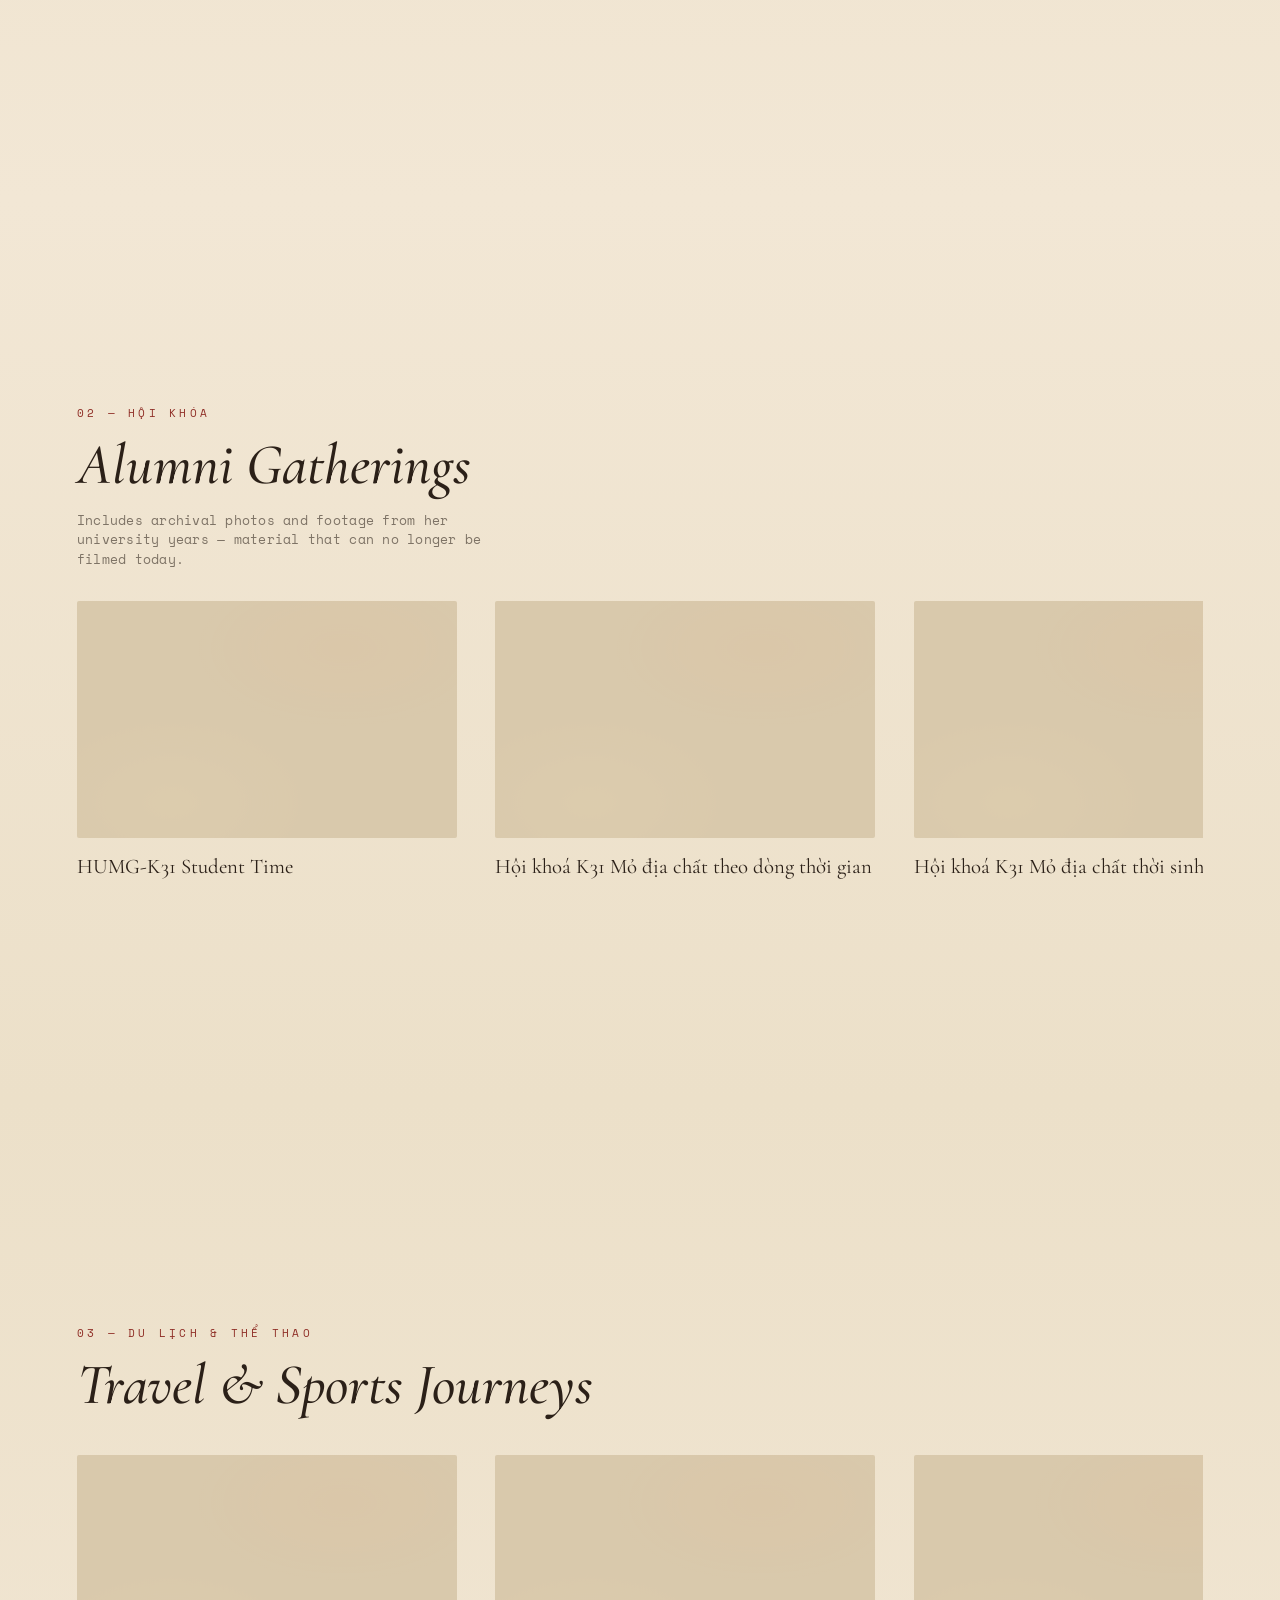
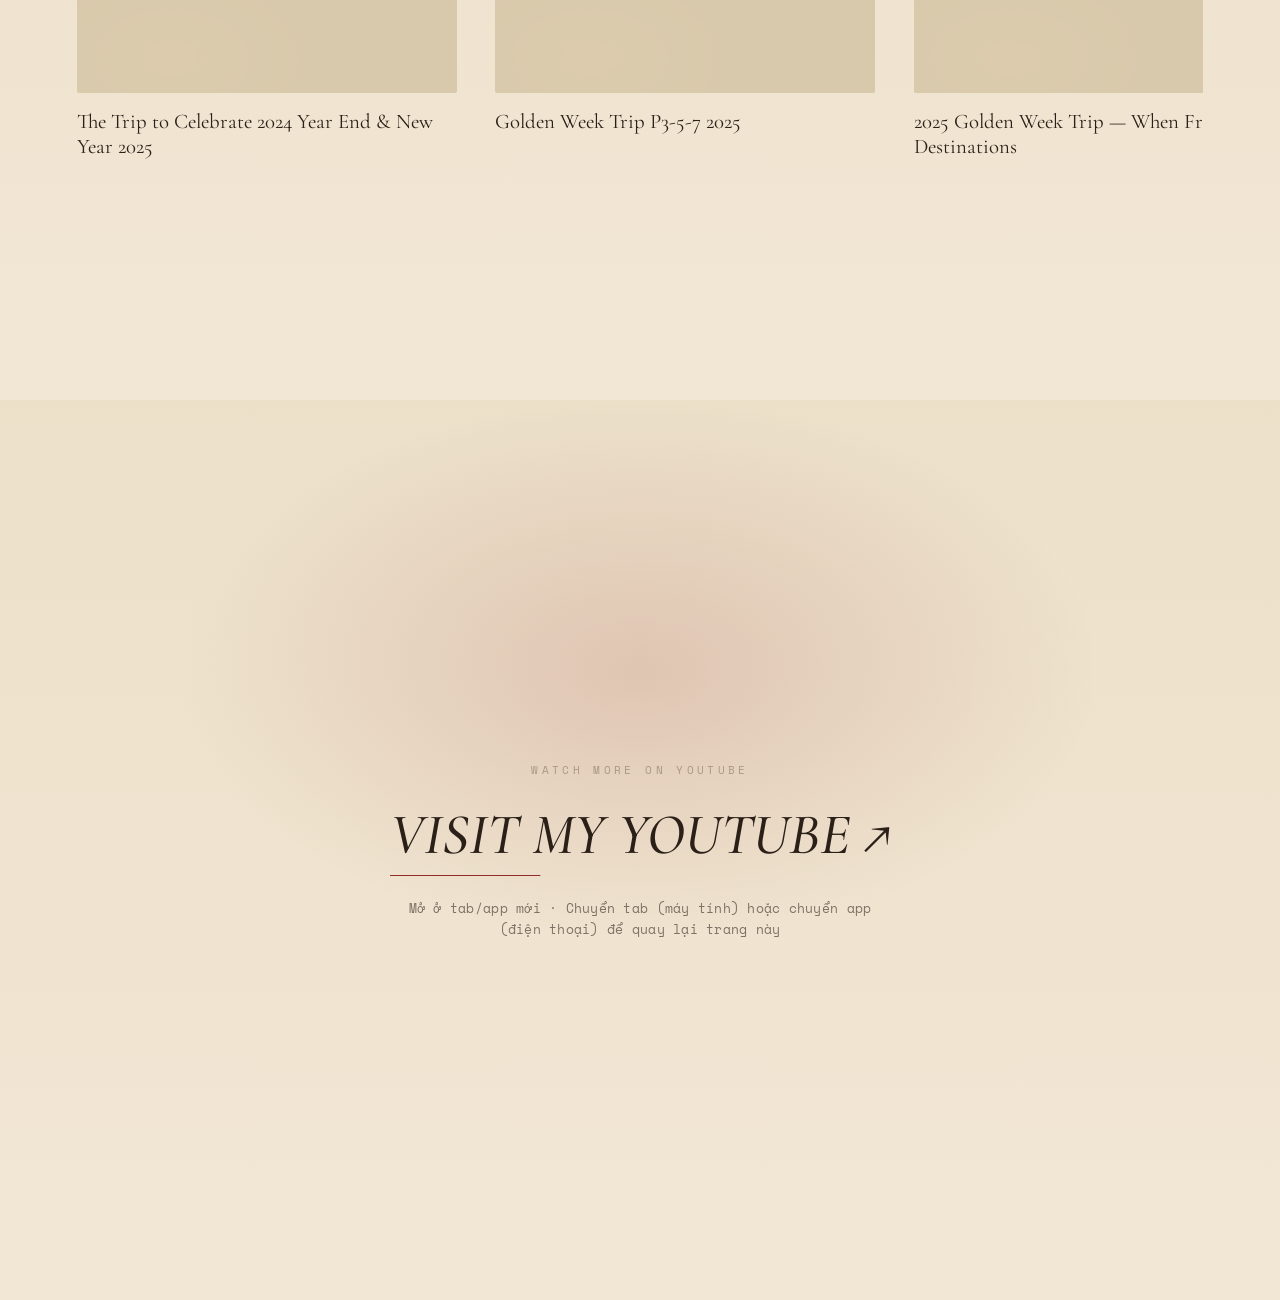
<file: video.html>
<!DOCTYPE html>
<html lang="vi">
<head>
    <meta charset="UTF-8">
    <meta name="viewport" content="width=device-width, initial-scale=1.0">
    <title>Video Creation — Nguyễn Thị Thanh Bình</title>
    <meta name="description" content="Explore videos filmed and edited by Nguyen Thi Thanh Binh, including class reunions, alumni gatherings, travel stories, and sports journeys.">
    <link rel="canonical" href="https://nguyenbinh-eneos.vercel.app/video.html">

    <link rel="preconnect" href="https://fonts.googleapis.com">
    <link rel="preconnect" href="https://fonts.gstatic.com" crossorigin>
    <link href="https://fonts.googleapis.com/css2?family=Space+Grotesk:wght@300;400;500;700&family=Space+Mono:wght@400;700&family=Cormorant+Garamond:ital,wght@0,400;0,500;0,600;1,400;1,500;1,600&display=swap" rel="stylesheet">
    <link rel="stylesheet" href="video-world.css">

    <style>
        body, html { margin: 0; padding: 0; width: 100%; background: #f2e7d5; }
    </style>

    <!-- =====================================================
         JSON-LD — AI/search entity data for this Hub.
         Kept in sync by hand with geoscience.html/innovation.html/
         music.html's mainEntity block (same Person, same verified
         profile links). Visible H1 stays "VIDEO CREATION" (locked) —
         full keyword-rich name only lives here in JSON-LD.
    ===================================================== -->
    <script type="application/ld+json">
    {
        "@context": "https://schema.org",
        "@graph": [
            {
                "@type": "Person",
                "@id": "index.html#person",
                "name": "Nguyễn Thị Thanh Bình",
                "alternateName": "Thanh Bình",
                "jobTitle": [
                    "Geoscientist & Subsurface Engineer",
                    "Innovation Practitioner",
                    "Musician",
                    "Video Creator"
                ],
                "knowsAbout": [
                    "Video Storytelling",
                    "Video Editing",
                    "Music Production",
                    "Innovation Journey",
                    "Subsurface Engineering",
                    "CCUS",
                    "Artificial Intelligence"
                ],
                "description": "Thanh Bình personally films and edits every video in this Video Creation world — class reunions, alumni gatherings, and travel stories she shoots and cuts herself.",
                "url": "index.html",
                "sameAs": [
                    "https://github.com/Binh-JX",
                    "https://www.youtube.com/@ThanhBinhNguyen-kg7xr",
                    "https://www.researchgate.net/profile/Nguyen-Binh-24",
                    "https://orcid.org/0009-0007-7727-990X"
                ],
                "worksFor": {
                    "@type": "Organization",
                    "name": "ENEOS",
                    "department": {
                        "@type": "Organization",
                        "name": "e-TEC"
                    },
                    "address": {
                        "@type": "PostalAddress",
                        "addressLocality": "Tokyo",
                        "addressCountry": "JP"
                    }
                }
            },
            {
                "@type": "WebPage",
                "url": "video.html",
                "name": "Thanh Bình | Video Creation — Personal Storytelling on Film",
                "description": "Thanh Bình's Video Creation world: class reunions, alumni gatherings, and travel stories, all filmed and personally edited by her.",
                "about": { "@id": "index.html#person" },
                "isPartOf": {
                    "@type": "WebSite",
                    "name": "Thanh Bình Nguyễn Hub",
                    "url": "index.html"
                },
                "mainEntity": { "@id": "index.html#person" }
            },
            {
                "@type": "VideoObject",
                "name": "HUMG-Geophysics K31 Oct.2023",
                "description": "A class reunion video, filmed and edited by Thanh Bình. Includes archival photos and footage from her university years — material that can no longer be filmed today.",
                "creditText": "Filmed & edited by Thanh Bình.",
                "contentUrl": "https://youtu.be/eqIPmBZmLTk",
                "thumbnailUrl": "https://img.youtube.com/vi/eqIPmBZmLTk/maxresdefault.jpg",
                "genre": "Class Reunion (Họp Lớp)",
                "creator": { "@id": "index.html#person" },
                "editor": { "@id": "index.html#person" }
            },
            {
                "@type": "VideoObject",
                "name": "HUMG-K31 Student Time",
                "description": "An alumni gathering video, filmed and edited by Thanh Bình. Includes archival photos and footage from her university years — material that can no longer be filmed today.",
                "creditText": "Filmed & edited by Thanh Bình.",
                "contentUrl": "https://youtu.be/hH_F1O299bo",
                "thumbnailUrl": "https://img.youtube.com/vi/hH_F1O299bo/maxresdefault.jpg",
                "genre": "Alumni Gathering (Hội Khóa)",
                "creator": { "@id": "index.html#person" },
                "editor": { "@id": "index.html#person" }
            },
            {
                "@type": "VideoObject",
                "name": "Hội khoá K31 Mỏ địa chất theo dòng thời gian",
                "description": "An alumni gathering video, filmed and edited by Thanh Bình. Includes archival photos and footage from her university years — material that can no longer be filmed today.",
                "creditText": "Filmed & edited by Thanh Bình.",
                "contentUrl": "https://youtu.be/5Hy-6R9R2oA",
                "thumbnailUrl": "https://img.youtube.com/vi/5Hy-6R9R2oA/maxresdefault.jpg",
                "genre": "Alumni Gathering (Hội Khóa)",
                "creator": { "@id": "index.html#person" },
                "editor": { "@id": "index.html#person" }
            },
            {
                "@type": "VideoObject",
                "name": "Hội khoá K31 Mỏ địa chất thời sinh viên",
                "description": "An alumni gathering video, filmed and edited by Thanh Bình. Includes archival photos and footage from her university years — material that can no longer be filmed today.",
                "creditText": "Filmed & edited by Thanh Bình.",
                "contentUrl": "https://youtu.be/hvgGbgCFeFc",
                "thumbnailUrl": "https://img.youtube.com/vi/hvgGbgCFeFc/maxresdefault.jpg",
                "genre": "Alumni Gathering (Hội Khóa)",
                "creator": { "@id": "index.html#person" },
                "editor": { "@id": "index.html#person" }
            },
            {
                "@type": "VideoObject",
                "name": "Hội khoá 31 Mỏ địa chất 2023",
                "description": "An alumni gathering video, filmed and edited by Thanh Bình. Includes archival photos and footage from her university years — material that can no longer be filmed today.",
                "creditText": "Filmed & edited by Thanh Bình.",
                "contentUrl": "https://youtu.be/FIENZNUrOcE",
                "thumbnailUrl": "https://img.youtube.com/vi/FIENZNUrOcE/maxresdefault.jpg",
                "genre": "Alumni Gathering (Hội Khóa)",
                "creator": { "@id": "index.html#person" },
                "editor": { "@id": "index.html#person" }
            },
            {
                "@type": "VideoObject",
                "name": "The Trip to Celebrate 2024 Year End & New Year 2025",
                "description": "A travel story, filmed and edited by Thanh Bình.",
                "creditText": "Filmed & edited by Thanh Bình.",
                "contentUrl": "https://youtu.be/ZW_xN9tGO0Q",
                "thumbnailUrl": "https://img.youtube.com/vi/ZW_xN9tGO0Q/maxresdefault.jpg",
                "genre": "Travel & Sports Journey (Du Lịch)",
                "creator": { "@id": "index.html#person" },
                "editor": { "@id": "index.html#person" }
            },
            {
                "@type": "VideoObject",
                "name": "Golden Week Trip P3-5-7 2025",
                "description": "A travel story, filmed and edited by Thanh Bình.",
                "creditText": "Filmed & edited by Thanh Bình.",
                "contentUrl": "https://youtu.be/6HWbH78ljvY",
                "thumbnailUrl": "https://img.youtube.com/vi/6HWbH78ljvY/maxresdefault.jpg",
                "genre": "Travel & Sports Journey (Du Lịch)",
                "creator": { "@id": "index.html#person" },
                "editor": { "@id": "index.html#person" }
            },
            {
                "@type": "VideoObject",
                "name": "2025 Golden Week Trip — When Friends Are Destinations",
                "description": "A travel story, filmed and edited by Thanh Bình.",
                "creditText": "Filmed & edited by Thanh Bình.",
                "contentUrl": "https://youtu.be/rNoIchA-r7M",
                "thumbnailUrl": "https://img.youtube.com/vi/rNoIchA-r7M/maxresdefault.jpg",
                "genre": "Travel & Sports Journey (Du Lịch)",
                "creator": { "@id": "index.html#person" },
                "editor": { "@id": "index.html#person" }
            },
            {
                "@type": "VideoObject",
                "name": "Chạy Marathon Tiếp Sức",
                "description": "A travel & sports story, filmed and edited by Thanh Bình.",
                "creditText": "Filmed & edited by Thanh Bình.",
                "contentUrl": "https://youtu.be/6r7QVdUUuCA",
                "thumbnailUrl": "https://img.youtube.com/vi/6r7QVdUUuCA/maxresdefault.jpg",
                "genre": "Travel & Sports Journey (Du Lịch)",
                "creator": { "@id": "index.html#person" },
                "editor": { "@id": "index.html#person" }
            }
        ]
    }
    </script>
</head>
<body>

    <div class="vw-grain" aria-hidden="true"></div>

    <!-- =====================================================
         HUB SWITCHER — jump to any other World or back to the
         opening cinematic (section-01). Same component/pattern as
         the other three Worlds' hubnav, recoloured to this World's
         crimson identity via CSS variables already scoped under
         #video-world.
    ===================================================== -->
    <nav class="vw-hubnav" data-hubnav aria-label="Switch world">
        <button type="button" class="vw-hubnav-trigger" data-hubnav-trigger aria-expanded="false" aria-controls="vw-hubnav-menu">
            <svg width="18" height="18" viewBox="0 0 16 16" fill="none" aria-hidden="true">
                <circle cx="8" cy="8" r="6.25" stroke="currentColor" stroke-width="1.3"/>
                <path d="M8 4.5v3.5l2.4 1.4" stroke="currentColor" stroke-width="1.3" stroke-linecap="round" stroke-linejoin="round"/>
            </svg>
            <span>Worlds</span>
        </button>
        <div class="vw-hubnav-menu" id="vw-hubnav-menu" data-hubnav-menu hidden>
            <a href="index.html#section-01" class="vw-hubnav-link vw-hubnav-home">
                <svg width="11" height="11" viewBox="0 0 16 16" fill="none" aria-hidden="true">
                    <path d="M13 7L8 3 3 7M4.5 6.5V13h7V6.5" stroke="currentColor" stroke-width="1.3" stroke-linecap="round" stroke-linejoin="round"/>
                </svg>
                Back to the Beginning
            </a>
            <a href="geoscience.html" class="vw-hubnav-link">Geoscience</a>
            <a href="innovation.html" class="vw-hubnav-link">Innovation</a>
            <a href="music.html" class="vw-hubnav-link">Music &amp; MV</a>
            <a href="video.html" class="vw-hubnav-link is-current" aria-current="page">Video Creation</a>
        </div>
    </nav>

    <main id="video-world" aria-label="Video Creation World">

        <!-- SCENE 01 — INTRO -->
        <section class="vw-scene vw-scene-full vw-intro" aria-label="Video Creation world introduction">
            <div class="vw-intro-banner">
                <img src="video-banner.jpg" alt="" class="vw-intro-banner-img">
                <div class="vw-intro-banner-glow"></div>
            </div>
            <div class="vw-horizon" aria-hidden="true"></div>
            <div class="vw-intro-bottom">
                <div class="vw-intro-text">
                    <p class="vw-intro-eyebrow vw-mono" data-reveal>ENTER THE VIDEO WORLD</p>
                    <h1 class="vw-intro-title" data-reveal>VIDEO CREATION</h1>
                    <p class="vw-intro-tagline" data-reveal>Cinematic moments, captured and kept.</p>
                    <p class="vw-intro-credit vw-mono" data-video-credit data-reveal hidden></p>
                    <p class="vw-return-hint vw-mono" data-reveal>↗ Video mở ở tab/app mới · Máy tính: chuyển tab để quay lại · Điện thoại: mở lại app trình duyệt (Recent Apps) để quay lại trang này</p>
                </div>
                <nav class="vw-intro-tabs" aria-label="Jump to a category">
                    <a href="#vw-hop-lop" class="vw-intro-tab is-active" data-intro-tab>Họp Lớp</a>
                    <a href="#vw-hoi-khoa" class="vw-intro-tab" data-intro-tab>Hội Khóa</a>
                    <a href="#vw-du-lich" class="vw-intro-tab" data-intro-tab>Du Lịch &amp; Thể Thao</a>
                </nav>
            </div>
        </section>

        <!-- SCENE 02 — HỌP LỚP -->
        <section class="vw-scene vw-group" id="vw-hop-lop" aria-label="Họp Lớp videos">
            <div class="vw-horizon" aria-hidden="true"></div>
            <p class="vw-group-eyebrow vw-mono" data-reveal>01 — HỌP LỚP</p>
            <h2 class="vw-group-title" data-reveal>Class Reunions</h2>
            <p class="vw-group-note vw-mono" data-group-note="hopLop" data-reveal hidden></p>

            <div class="vw-group-track" data-group-track="hopLop" hidden data-reveal></div>
            <div class="vw-group-empty" data-group-empty="hopLop" data-reveal>
                <p>More reunion stories arriving soon.</p>
            </div>
        </section>

        <!-- SCENE 03 — HỘI KHÓA -->
        <section class="vw-scene vw-group" id="vw-hoi-khoa" aria-label="Hội Khóa videos">
            <div class="vw-horizon" aria-hidden="true"></div>
            <p class="vw-group-eyebrow vw-mono" data-reveal>02 — HỘI KHÓA</p>
            <h2 class="vw-group-title" data-reveal>Alumni Gatherings</h2>
            <p class="vw-group-note vw-mono" data-group-note="hoiKhoa" data-reveal hidden></p>

            <div class="vw-group-track" data-group-track="hoiKhoa" hidden data-reveal></div>
            <div class="vw-group-empty" data-group-empty="hoiKhoa" data-reveal>
                <p>More alumni stories arriving soon.</p>
            </div>
        </section>

        <!-- SCENE 04 — DU LỊCH -->
        <section class="vw-scene vw-group" id="vw-du-lich" aria-label="Du Lịch và Thể Thao videos">
            <div class="vw-horizon" aria-hidden="true"></div>
            <p class="vw-group-eyebrow vw-mono" data-reveal>03 — DU LỊCH &amp; THỂ THAO</p>
            <h2 class="vw-group-title" data-reveal>Travel &amp; Sports Journeys</h2>

            <div class="vw-group-track" data-group-track="duLich" hidden data-reveal></div>
            <div class="vw-group-empty" data-group-empty="duLich" data-reveal>
                <p>More travel stories arriving soon.</p>
            </div>
        </section>

        <!-- SCENE 06 — YOUTUBE DESTINATION -->
        <section class="vw-scene vw-destination" aria-label="Visit the YouTube channel">
            <div class="vw-horizon" aria-hidden="true"></div>
            <p class="vw-destination-eyebrow vw-mono" data-reveal>WATCH MORE ON YOUTUBE</p>
            <a class="vw-destination-link" data-channel-link href="https://www.youtube.com/@ThanhBinhNguyen-kg7xr" target="_blank" rel="noopener noreferrer" data-reveal>
                VISIT MY YOUTUBE ↗
            </a>
            <p class="vw-return-hint vw-mono" data-reveal>Mở ở tab/app mới · Chuyển tab (máy tính) hoặc chuyển app (điện thoại) để quay lại trang này</p>
        </section>

    </main>

    <script src="video-world.js" defer></script>
</body>
</html>
</file>
<file: innovation-world.css>
/* =====================================================
   INNOVATION WORLD — innovation-world.css

   Technology Blue / Electric Blue base. Cardless, minimalist,
   cinematic — subtle light pulses and thin luminous threads instead
   of cards, panels, or neon-heavy gaming UI.

   Three sources, three lights:
   - Original Ideas   → deep electric blue, sharp and grounded
   - Workshop Concepts → cyan/teal, a soft community pulse
   - Curated Inspirations → soft violet-tinged light
===================================================== */

#innovation-world {
    --void: transparent;
    --void-mid: #f1e5ec;
    --ink: #221d2c;
    --mist: #6c6577;

    --electric: #2f6fed;
    --electric-bright: #1d4fc4;
    --teal: #2bb8c4;
    --teal-bright: #0f8791;
    --violet: #9884e8;
    --violet-bright: #6b4fd6;

    /* Reserved for "opportunity" moments only — the lit node in the
       Journey, the final step in AI × Innovation. Used sparingly. */
    --signal: #d99a3f;
    --signal-bright: #a86a12;
}

#innovation-world {
    position: relative;
    background: var(--void);
    color: var(--ink);
    font-family: 'Space Grotesk', 'Segoe UI', sans-serif;
    overflow-x: hidden;
}

#innovation-world .iw-mono {
    font-family: 'Space Mono', monospace;
}

.iw-grain {
    position: fixed;
    inset: 0;
    z-index: 999;
    pointer-events: none;
    opacity: .04;
    mix-blend-mode: overlay;
    background-image: url("data:image/svg+xml,%3Csvg xmlns='http://www.w3.org/2000/svg' width='120' height='120'%3E%3Cfilter id='n'%3E%3CfeTurbulence type='fractalNoise' baseFrequency='0.9' numOctaves='2' stitchTiles='stitch'/%3E%3C/filter%3E%3Crect width='100%25' height='100%25' filter='url(%23n)'/%3E%3C/svg%3E");
}

/* =====================================================
   HUB SWITCHER — jump to any World or back to the opening film
===================================================== */
#innovation-world .iw-hubnav,
.iw-hubnav {
    position: fixed;
    top: 24px;
    left: 24px;
    z-index: 60;
    font-family: 'Space Mono', monospace;
}

.iw-hubnav-trigger {
    display: inline-flex;
    align-items: center;
    gap: 10px;
    padding: 16px 26px;
    color: var(--electric-bright, #86b3ff);
    background: rgba(15, 22, 38, .68);
    border: 1.5px solid rgba(134, 179, 255, .55);
    backdrop-filter: blur(10px);
    border-radius: 999px;
    font-family: inherit;
    font-size: 1rem;
    font-weight: 700;
    letter-spacing: .12em;
    text-transform: uppercase;
    cursor: pointer;
    box-shadow: 0 4px 24px rgba(47, 111, 237, .28), 0 0 0 1px rgba(47, 111, 237, .12);
    transition: color .3s ease, border-color .3s ease, background-color .3s ease, box-shadow .3s ease, transform .3s ease;
}

.iw-hubnav-trigger svg {
    flex-shrink: 0;
    width: 18px;
    height: 18px;
}

.iw-hubnav-trigger:hover,
.iw-hubnav-trigger:focus-visible,
.iw-hubnav[data-open="true"] .iw-hubnav-trigger {
    color: #fff;
    border-color: var(--electric-bright, #86b3ff);
    background: rgba(15, 22, 38, .88);
    box-shadow: 0 6px 32px rgba(47, 111, 237, .42), 0 0 0 1px rgba(47, 111, 237, .2);
    transform: translateY(-1px);
}

.iw-hubnav-menu {
    position: absolute;
    top: calc(100% + 10px);
    left: 0;
    min-width: 210px;
    display: flex;
    flex-direction: column;
    padding: 8px;
    background: rgba(8, 10, 16, .92);
    border: 1px solid rgba(238, 242, 248, .14);
    border-radius: 10px;
    backdrop-filter: blur(14px);
    box-shadow: 0 20px 50px rgba(0, 0, 0, .45);
    opacity: 0;
    transform: translateY(-6px);
    pointer-events: none;
    transition: opacity .25s ease, transform .25s ease;
}

.iw-hubnav-menu[hidden] { display: flex; } /* keep animatable; visibility handled below */

.iw-hubnav[data-open="true"] .iw-hubnav-menu {
    opacity: 1;
    transform: translateY(0);
    pointer-events: auto;
}

.iw-hubnav-link {
    padding: 10px 14px;
    border-radius: 6px;
    color: var(--mist, #97a2b5);
    text-decoration: none;
    font-size: .78rem;
    letter-spacing: .04em;
    display: flex;
    align-items: center;
    gap: 8px;
    transition: color .2s ease, background-color .2s ease;
}

.iw-hubnav-link:hover,
.iw-hubnav-link:focus-visible {
    color: #eef2f8;
    background: rgba(238, 242, 248, .07);
}

.iw-hubnav-link.is-current {
    color: var(--electric-bright, #86b3ff);
    background: rgba(47, 111, 237, .12);
}

.iw-hubnav-link.iw-hubnav-home {
    margin-bottom: 6px;
    padding-bottom: 12px;
    border-bottom: 1px dashed rgba(238, 242, 248, .16);
    color: #eef2f8;
}

#innovation-world .iw-scene {
    position: relative;
    width: 100%;
}

#innovation-world .iw-scene-full {
    min-height: 100svh;
    display: flex;
    flex-direction: column;
    justify-content: center;
}

#innovation-world .iw-horizon {
    position: absolute;
    left: 0;
    right: 0;
    top: var(--horizon-y, 50%);
    height: 1px;
    background: linear-gradient(90deg, transparent, rgba(47, 111, 237, .35), transparent);
    pointer-events: none;
}

#innovation-world [data-reveal] {
    opacity: 0;
    transform: translateY(18px);
    transition: opacity 1s ease, transform 1s ease;
}
#innovation-world [data-reveal].is-revealed {
    opacity: 1;
    transform: translateY(0);
}

/* =====================================================
   SCENE 01 — INTRO
===================================================== */

#innovation-world .iw-intro {
    padding: clamp(28px, 6vw, 90px);
    padding-top: 0;
    --horizon-y: 52%;
    display: flex;
    flex-direction: column;
    justify-content: flex-end;
    background:
        radial-gradient(90% 70% at 75% 20%, rgba(47, 111, 237, .16), transparent 60%),
        radial-gradient(70% 60% at 15% 85%, rgba(152, 132, 232, .10), transparent 55%),
        var(--void);
}

/* Real photo banner — fills the top half of the intro scene, same
   technique as Music/Video/Geoscience World: object-fit contain so
   nothing in the photo is cropped, with a blurred scaled-up copy
   filling the empty space instead of flat void-colour bars. */
#innovation-world .iw-intro-banner {
    position: absolute;
    top: 0;
    left: 0;
    right: 0;
    height: 50vh;
    z-index: 0;
    overflow: hidden;
    background-color: var(--void);
}

#innovation-world .iw-intro-banner::before {
    content: "";
    position: absolute;
    inset: -6%;
    background-image: url("innovation-banner.jpg");
    background-size: cover;
    background-position: center;
    filter: blur(45px) brightness(.8) saturate(1.2);
    transform: scale(1.15);
    z-index: 0;
}

/* Electric-blue/teal/violet ambient glow — the Innovation World
   equivalent of the other Worlds' stage-light glow, filling the
   letterboxed margins with an on-brand tint instead of empty space. */
#innovation-world .iw-intro-banner-glow {
    position: absolute;
    inset: 0;
    z-index: 1;
    pointer-events: none;
    background:
        radial-gradient(60% 100% at 50% 45%, rgba(134, 179, 255, .12), transparent 62%),
        radial-gradient(35% 70% at 0% 50%, rgba(43, 184, 196, .16), transparent 70%),
        radial-gradient(35% 70% at 100% 50%, rgba(152, 132, 232, .16), transparent 70%);
}

#innovation-world .iw-intro-banner-img {
    position: absolute;
    inset: 0;
    width: 100%;
    height: 100%;
    object-fit: contain;
    object-position: center;
    z-index: 2;
}

/* Soft fade from the photo into the theme's void tone below. */
#innovation-world .iw-intro-banner::after {
    content: "";
    position: absolute;
    inset: 0;
    z-index: 3;
    background: linear-gradient(180deg, rgba(5, 7, 12, 0) 62%, var(--void) 100%);
}

@media (max-width: 640px) {
    #innovation-world .iw-intro-banner { height: 42vh; }
}

/* Faint drifting light points in the lower (text) portion of the
   intro — paints beneath .iw-intro-banner in stacking order, so it
   only shows through in the space the photo doesn't cover. */
#innovation-world .iw-intro::before {
    content: "";
    position: absolute;
    inset: 0;
    background-image:
        radial-gradient(2px 2px at 20% 30%, rgba(134, 179, 255, .5), transparent 60%),
        radial-gradient(2px 2px at 68% 18%, rgba(127, 228, 236, .4), transparent 60%),
        radial-gradient(1.5px 1.5px at 82% 55%, rgba(202, 191, 250, .4), transparent 60%),
        radial-gradient(2px 2px at 40% 68%, rgba(134, 179, 255, .3), transparent 60%),
        radial-gradient(1.5px 1.5px at 88% 80%, rgba(127, 228, 236, .3), transparent 60%);
    animation: iw-twinkle 7s ease-in-out infinite;
}

@keyframes iw-twinkle {
    0%, 100% { opacity: .5; }
    50% { opacity: 1; }
}

#innovation-world .iw-intro-eyebrow {
    font-size: 2.3rem;
    font-weight: 700;
    letter-spacing: .3em;
    text-transform: uppercase;
    color: var(--electric-bright);
    margin: 0 0 22px;
}

#innovation-world .iw-intro-title {
    margin: 0 0 22px;
    display: flex;
    flex-direction: column;
    gap: 10px;
}

#innovation-world .iw-intro-title-main {
    font-family: 'Space Grotesk', sans-serif;
    font-weight: 700;
    letter-spacing: .04em;
    font-size: clamp(2.8rem, 8vw, 6.4rem);
    line-height: 1;
    background: linear-gradient(120deg, var(--ink) 40%, var(--electric-bright) 100%);
    -webkit-background-clip: text;
    background-clip: text;
    color: transparent;
}

#innovation-world .iw-intro-title-philosophy {
    display: flex;
    flex-direction: column;
    gap: 2px;
    margin-top: 4px;
}

#innovation-world .iw-intro-title-philosophy span {
    font-family: 'Space Grotesk', sans-serif;
    font-weight: 500;
    letter-spacing: .01em;
    font-size: clamp(1.05rem, 2.3vw, 1.6rem);
    color: var(--ink);
    line-height: 1.35;
}

#innovation-world .iw-intro-title-philosophy span:last-child {
    color: var(--electric-bright);
}

#innovation-world .iw-intro-title-sub {
    font-family: 'Space Mono', monospace;
    font-weight: 400;
    font-size: clamp(.85rem, 1.6vw, 1.05rem);
    letter-spacing: .08em;
    color: var(--mist);
}

#innovation-world .iw-intro-tagline {
    font-family: 'Cormorant Garamond', serif;
    font-style: italic;
    font-size: clamp(1.1rem, 1.8vw, 1.5rem);
    color: var(--mist);
    max-width: 52ch;
    margin: 0;
}

/* =====================================================
   SCENE 02 — THE GALLERY
   A horizontal exhibition of how each idea began. One poster
   centred at a time; neighbours peek, dimmed, at the edges —
   the "walking through a gallery" feeling from the brief.
   Signature move: each poster's line-art draws itself into
   being the moment that poster becomes the one in focus.
===================================================== */

#innovation-world .iw-gallery-scene {
    padding: clamp(40px, 7vw, 96px) 0 clamp(28px, 5vw, 64px);
    background: var(--void);
}

#innovation-world .iw-gallery-head {
    padding: 0 clamp(24px, 6vw, 90px);
    margin-bottom: clamp(28px, 5vw, 52px);
}

#innovation-world .iw-gallery-eyebrow {
    font-size: .74rem;
    font-weight: 700;
    letter-spacing: .32em;
    text-transform: uppercase;
    color: var(--electric-bright);
    margin: 0 0 14px;
}

#innovation-world .iw-gallery-title {
    font-family: 'Space Grotesk', sans-serif;
    font-weight: 600;
    letter-spacing: -.01em;
    font-size: clamp(1.9rem, 3.8vw, 2.9rem);
    color: var(--ink);
    margin: 0;
    max-width: 18ch;
}

#innovation-world .iw-gallery-stage {
    position: relative;
    display: flex;
    flex-direction: column;
    gap: clamp(18px, 3vw, 28px);
}

/* The scroll surface. Native scroll-snap gives every input method
   (wheel, trackpad, touch) inertial, one-at-a-time motion for free;
   JS only supplements wheel (vertical → horizontal) and arrow keys. */
#innovation-world .iw-gallery {
    position: relative;
    display: flex;
    align-items: center;
    height: min(74vh, 680px);
    overflow-x: auto;
    overflow-y: hidden;
    scroll-snap-type: x mandatory;
    scroll-behavior: smooth;
    scrollbar-width: none;
    -ms-overflow-style: none;
    outline: none;
}
#innovation-world .iw-gallery::-webkit-scrollbar { display: none; }

#innovation-world .iw-gallery-track {
    display: flex;
    align-items: center;
    height: 100%;
    gap: clamp(20px, 3.5vw, 44px);
    padding: 0 15vw;
}

/* ---------- Poster ---------- */

#innovation-world .iw-poster {
    /* This component stays a self-contained dark "photo card" even
       though the page around it is now a light gradient — same
       trick the Hub Switcher pill already uses. Re-declaring these
       four variables here overrides the page-level (light-theme)
       values for every descendant of .iw-poster only. */
    --ink: #eef2f8;
    --mist: #b7bec9;
    --electric-bright: #86b3ff;
    --teal-bright: #7fe4ec;
    --violet-bright: #cabffa;
    --signal-bright: #f4c579;

    position: relative;
    flex: 0 0 70vw;
    max-width: 820px;
    min-width: 260px;
    height: 100%;
    max-height: 680px;
    overflow: hidden;
    background: #0a0d15;
    scroll-snap-align: center;
    opacity: .32;
    transform: scale(.92);
    filter: saturate(.3) brightness(.55);
    transition: opacity .6s ease, transform .6s ease, filter .6s ease;
}

#innovation-world .iw-poster.is-active {
    opacity: 1;
    transform: scale(1);
    filter: none;
}

#innovation-world .iw-poster[data-idea="1"] {
    --accent: var(--electric);
    --accent-bright: var(--electric-bright);
}
#innovation-world .iw-poster[data-idea="2"] {
    --accent: var(--teal);
    --accent-bright: var(--teal-bright);
}
#innovation-world .iw-poster[data-idea="3"] {
    --accent: var(--violet);
    --accent-bright: var(--violet-bright);
}

#innovation-world .iw-poster-art {
    position: absolute;
    inset: 0;
    display: flex;
    align-items: center;
    justify-content: center;
    background: linear-gradient(180deg, #0b0e17 0%, #05070c 100%);
}

/* The real slide photo. Must be explicitly sized — an unstyled
   <img> renders at its native pixel dimensions (often 1900px+),
   which is what was spilling out past the poster's edges and
   overlapping neighbouring posters in the gallery. object-fit:
   contain shows the whole slide with nothing cropped; any empty
   margin is filled by this card's own dark background above. */
#innovation-world .iw-poster-img {
    position: absolute;
    inset: 0;
    width: 100%;
    height: 100%;
    object-fit: contain;
    object-position: center;
    display: block;
}

/* A soft scrim behind the caption + a light vignette overall, so
   photo content (text, charts baked into the slide) doesn't fight
   with the poster's own caption, and so dimmed neighbouring posters
   read as quiet context rather than competing, legible clutter. */
#innovation-world .iw-poster-art::after {
    content: "";
    position: absolute;
    inset: 0;
    background:
        linear-gradient(180deg, rgba(5,7,12,.05) 0%, rgba(5,7,12,.1) 55%, rgba(5,7,12,.75) 100%),
        radial-gradient(140% 90% at 50% 0%, rgba(5,7,12,.25), transparent 55%);
    pointer-events: none;
}

#innovation-world .iw-poster-soon {
    position: relative;
    z-index: 1;
    display: flex;
    flex-direction: column;
    align-items: center;
    gap: 14px;
}

#innovation-world .iw-poster-soon-mark {
    width: 34px;
    height: 34px;
    border-radius: 50%;
    border: 1px solid rgba(238, 242, 248, .25);
    display: flex;
    align-items: center;
    justify-content: center;
}

#innovation-world .iw-poster-soon-mark span {
    width: 6px;
    height: 6px;
    border-radius: 50%;
    background: var(--mist);
    opacity: .6;
}

#innovation-world .iw-poster-soon-text {
    font-family: 'Space Mono', monospace;
    font-size: .74rem;
    letter-spacing: .16em;
    text-transform: uppercase;
    color: var(--mist);
    opacity: .6;
    margin: 0;
}

#innovation-world .iw-poster-art::before {
    content: "";
    position: absolute;
    inset: 0;
    background:
        radial-gradient(120% 90% at 28% 18%, color-mix(in srgb, var(--accent) 24%, transparent), transparent 60%),
        radial-gradient(90% 70% at 82% 88%, color-mix(in srgb, var(--accent-bright) 16%, transparent), transparent 65%),
        linear-gradient(180deg, #0b0e17 0%, #05070c 100%);
}

#innovation-world .iw-poster-line {
    position: relative;
    z-index: 1;
    width: clamp(150px, 34%, 300px);
    height: auto;
    color: var(--accent-bright);
    opacity: .85;
}

#innovation-world .iw-poster-line path,
#innovation-world .iw-poster-line circle {
    fill: none;
    stroke: currentColor;
    stroke-width: 1.4;
    stroke-linecap: round;
    stroke-linejoin: round;
    stroke-dasharray: 1;
    stroke-dashoffset: 1;
    transition: stroke-dashoffset 1.8s cubic-bezier(.16,.7,.2,1);
}

/* The "birth" moment — line draws itself in as the poster centres. */
#innovation-world .iw-poster.is-active .iw-poster-line path,
#innovation-world .iw-poster.is-active .iw-poster-line circle {
    stroke-dashoffset: 0;
}
#innovation-world .iw-poster-line path:nth-child(2),
#innovation-world .iw-poster-line circle:nth-child(2) { transition-delay: .12s; }
#innovation-world .iw-poster-line path:nth-child(3),
#innovation-world .iw-poster-line circle:nth-child(3) { transition-delay: .24s; }
#innovation-world .iw-poster-line path:nth-child(4),
#innovation-world .iw-poster-line circle:nth-child(4) { transition-delay: .36s; }

#innovation-world .iw-poster-copy {
    position: absolute;
    z-index: 2;
    left: 0;
    right: 0;
    bottom: 0;
    padding: clamp(24px, 4vw, 40px) clamp(24px, 4vw, 44px) clamp(28px, 4vw, 46px);
    background: linear-gradient(180deg, transparent 0%, rgba(5,7,12,.5) 32%, rgba(5,7,12,.94) 100%);
}

#innovation-world .iw-poster-index {
    font-family: 'Space Mono', monospace;
    font-size: .7rem;
    letter-spacing: .26em;
    text-transform: uppercase;
    color: var(--accent-bright);
    margin: 0 0 10px;
}

#innovation-world .iw-poster-title {
    font-family: 'Space Grotesk', sans-serif;
    font-weight: 600;
    letter-spacing: -.01em;
    font-size: clamp(1.5rem, 3.6vw, 2.4rem);
    color: var(--ink);
    margin: 0 0 10px;
}

#innovation-world .iw-poster-vision {
    font-family: 'Cormorant Garamond', serif;
    font-style: italic;
    font-size: clamp(1rem, 1.6vw, 1.25rem);
    line-height: 1.55;
    color: var(--mist);
    max-width: 44ch;
    margin: 0;
}

/* ---------- Index rail (01 / 02 / 03 …) ---------- */

#innovation-world .iw-gallery-index {
    position: static;
    order: -1;
    display: flex;
    flex-direction: row;
    align-items: center;
    justify-content: center;
    flex-wrap: wrap;
    gap: 8px clamp(16px, 3vw, 30px);
    padding: 0 clamp(24px, 6vw, 90px);
}

#innovation-world .iw-index-btn {
    display: flex;
    align-items: center;
    gap: 10px;
    background: none;
    border: none;
    padding: 12px 10px;
    min-height: 44px;
    font-family: 'Space Mono', monospace;
    font-size: 1.05rem;
    letter-spacing: .08em;
    color: var(--mist);
    opacity: .6;
    cursor: pointer;
    transition: opacity .3s ease, color .3s ease;
}

#innovation-world .iw-index-btn::after {
    content: "";
    display: block;
    width: 20px;
    height: 2px;
    background: var(--mist);
    opacity: .5;
    transition: background-color .3s ease, width .3s ease, opacity .3s ease;
}

#innovation-world .iw-index-btn:hover,
#innovation-world .iw-index-btn:focus-visible {
    opacity: .85;
    color: var(--ink);
}

#innovation-world .iw-index-btn.is-active {
    opacity: 1;
    color: var(--ink);
}

#innovation-world .iw-index-btn.is-active::after {
    width: 24px;
    opacity: 1;
    background: var(--accent-bright, var(--electric-bright));
}

#innovation-world .iw-index-btn:focus-visible {
    outline: 1px solid var(--electric-bright);
    outline-offset: 4px;
}

#innovation-world .iw-gallery-hint {
    text-align: center;
    font-family: 'Space Mono', monospace;
    font-size: .64rem;
    letter-spacing: .22em;
    text-transform: uppercase;
    color: var(--mist);
    opacity: .5;
    margin: clamp(16px, 3vw, 26px) 0 0;
}

/* =====================================================
   SCENE — HOW I THINK / THE JOURNEY
   The philosophy layer, made visible: one continuous line
   from a question to an opportunity. Reuses the site's
   generic [data-reveal] system — no bespoke JS. The line
   itself "draws in" via a scaleX transform on its own
   [data-reveal] element; each node lights up in sequence
   using staggered transition-delays, same technique as the
   poster line-art in the Gallery.
===================================================== */

#innovation-world .iw-journey-scene {
    padding: clamp(60px, 9vw, 130px) clamp(24px, 6vw, 90px);
    background:
        radial-gradient(70% 60% at 20% 0%, rgba(47, 111, 237, .10), transparent 60%),
        var(--void);
}

#innovation-world .iw-journey-head {
    max-width: 640px;
    margin: 0 0 clamp(40px, 6vw, 72px);
}

#innovation-world .iw-journey-eyebrow {
    font-size: .74rem;
    font-weight: 700;
    letter-spacing: .32em;
    text-transform: uppercase;
    color: var(--electric-bright);
    margin: 0 0 14px;
}

#innovation-world .iw-journey-title {
    font-family: 'Space Grotesk', sans-serif;
    font-weight: 600;
    letter-spacing: -.01em;
    font-size: clamp(1.9rem, 3.8vw, 2.9rem);
    color: var(--ink);
    margin: 0 0 18px;
}

#innovation-world .iw-journey-intro {
    font-family: 'Cormorant Garamond', serif;
    font-style: italic;
    font-size: clamp(1.05rem, 1.7vw, 1.3rem);
    line-height: 1.6;
    color: var(--mist);
    margin: 0;
    max-width: 56ch;
}

#innovation-world .iw-journey-track {
    position: relative;
    display: grid;
    grid-template-columns: repeat(4, 1fr);
    grid-template-rows: 1px auto 1px auto;
    column-gap: clamp(20px, 3vw, 48px);
    row-gap: 0;
}

#innovation-world .iw-journey-track::before {
    display: none;
}

#innovation-world .iw-journey-row-rail {
    grid-column: 1 / -1;
    height: 1px;
    background: rgba(34, 29, 44, .14);
    align-self: center;
}

#innovation-world .iw-journey-row-rail[data-row="1"] {
    grid-row: 1;
    margin-bottom: clamp(18px, 2.4vw, 26px);
}

#innovation-world .iw-journey-row-rail[data-row="2"] {
    grid-row: 3;
    margin: clamp(40px, 5.5vw, 64px) 0 clamp(18px, 2.4vw, 26px);
}

#innovation-world .iw-journey-line-fill {
    grid-column: 1 / -1;
    grid-row: 1;
    height: 1px;
    width: 100%;
    background: linear-gradient(90deg, var(--electric) 0%, var(--teal) 100%);
    transform: scaleX(0);
    transform-origin: left center;
    transition: transform 1.4s cubic-bezier(.16, .7, .2, 1);
    align-self: center;
    margin-bottom: clamp(18px, 2.4vw, 26px);
}

#innovation-world .iw-journey-line-fill[data-row="2"] {
    grid-row: 3;
    margin: clamp(40px, 5.5vw, 64px) 0 clamp(18px, 2.4vw, 26px);
    background: linear-gradient(90deg, var(--violet) 0%, var(--signal) 100%);
}

#innovation-world .iw-journey-track.is-revealed .iw-journey-line-fill {
    transform: scaleX(1);
}

#innovation-world .iw-journey-row {
    grid-column: 1 / -1;
    display: grid;
    grid-template-columns: repeat(4, 1fr);
    column-gap: clamp(20px, 3vw, 48px);
}

#innovation-world .iw-journey-row[data-row="1"] { grid-row: 2; }
#innovation-world .iw-journey-row[data-row="2"] { grid-row: 4; }

#innovation-world .iw-journey-node {
    position: relative;
    display: flex;
    flex-direction: column;
    align-items: flex-start;
    padding-top: clamp(18px, 2.4vw, 26px);
    opacity: 0;
    transform: translateY(10px);
    transition: opacity .7s ease, transform .7s ease;
}

#innovation-world .iw-journey-track.is-revealed .iw-journey-node {
    opacity: 1;
    transform: translateY(0);
}

#innovation-world .iw-journey-track.is-revealed .iw-journey-node:nth-child(2) { transition-delay: .12s; }
#innovation-world .iw-journey-track.is-revealed .iw-journey-node:nth-child(3) { transition-delay: .24s; }
#innovation-world .iw-journey-track.is-revealed .iw-journey-node:nth-child(4) { transition-delay: .36s; }
#innovation-world .iw-journey-track.is-revealed .iw-journey-node:nth-child(5) { transition-delay: .48s; }
#innovation-world .iw-journey-track.is-revealed .iw-journey-node:nth-child(6) { transition-delay: .60s; }
#innovation-world .iw-journey-track.is-revealed .iw-journey-node:nth-child(7) { transition-delay: .72s; }
#innovation-world .iw-journey-track.is-revealed .iw-journey-node:nth-child(8) { transition-delay: .84s; }

#innovation-world .iw-journey-node-dot {
    width: 9px;
    height: 9px;
    border-radius: 50%;
    background: var(--electric-bright);
    margin-bottom: 16px;
    box-shadow: 0 0 0 4px var(--void-mid);
}

#innovation-world .iw-journey-node[data-signal="true"] .iw-journey-node-dot {
    background: var(--signal-bright);
    box-shadow: 0 0 14px rgba(184, 122, 25, .35), 0 0 0 4px var(--void-mid);
}

#innovation-world .iw-journey-node-index {
    font-family: 'Space Mono', monospace;
    font-size: clamp(1.9rem, 3.4vw, 2.6rem);
    font-weight: 700;
    letter-spacing: .1em;
    color: var(--mist);
    opacity: .75;
    margin: 0 0 10px;
}

#innovation-world .iw-journey-node-title {
    font-family: 'Space Grotesk', sans-serif;
    font-weight: 700;
    letter-spacing: .08em;
    text-transform: uppercase;
    font-size: clamp(1.05rem, 1.6vw, 1.35rem);
    color: var(--ink);
    margin: 0 0 10px;
}

#innovation-world .iw-journey-node[data-signal="true"] .iw-journey-node-title {
    color: var(--signal-bright);
}

#innovation-world .iw-journey-node-q {
    font-family: 'Cormorant Garamond', serif;
    font-style: italic;
    font-size: clamp(1rem, 1.3vw, 1.15rem);
    line-height: 1.5;
    color: var(--mist);
    margin: 0;
    max-width: 30ch;
}

@media (max-width: 900px) {
    #innovation-world .iw-journey-track {
        display: block;
    }
    #innovation-world .iw-journey-row {
        display: flex;
        flex-direction: column;
        gap: 30px;
        position: relative;
        padding-left: 26px;
    }
    #innovation-world .iw-journey-row::before {
        content: "";
        position: absolute;
        top: 0;
        left: 4px;
        width: 1px;
        height: 100%;
        background: rgba(34, 29, 44, .14);
    }
    #innovation-world .iw-journey-row:first-of-type { margin-bottom: 40px; }
    #innovation-world .iw-journey-row-rail,
    #innovation-world .iw-journey-line-fill {
        display: none;
    }
    #innovation-world .iw-journey-node {
        padding-top: 0;
    }
    #innovation-world .iw-journey-node-dot {
        position: absolute;
        top: 3px;
        left: -26px;
        margin-bottom: 0;
    }
    #innovation-world .iw-journey-node-q { max-width: 34ch; }
}

/* =====================================================
   SCENE — AI × INNOVATION
   Deliberately smaller and quieter than the Journey above —
   AI is the amplifier here, not the subject. One inline,
   wrapping sequence rather than a second full diagram.
===================================================== */

#innovation-world .iw-ai-scene {
    padding: clamp(50px, 8vw, 110px) clamp(24px, 6vw, 90px);
    background: var(--void);
    border-top: 1px solid rgba(34, 29, 44, .1);
}

#innovation-world .iw-ai-head {
    max-width: min(900px, 62vw);
    margin: 0 0 clamp(30px, 5vw, 48px);
}

#innovation-world .iw-ai-eyebrow {
    font-size: .74rem;
    font-weight: 700;
    letter-spacing: .32em;
    text-transform: uppercase;
    color: var(--teal-bright);
    margin: 0 0 14px;
}

#innovation-world .iw-ai-title {
    font-family: 'Space Grotesk', sans-serif;
    font-weight: 600;
    letter-spacing: -.01em;
    font-size: clamp(1.7rem, 3.2vw, 2.4rem);
    color: var(--ink);
    margin: 0 0 16px;
}

#innovation-world .iw-ai-note {
    font-family: 'Cormorant Garamond', serif;
    font-style: italic;
    font-size: clamp(1.2rem, 1.9vw, 1.55rem);
    line-height: 1.6;
    color: var(--mist);
    margin: 0;
    max-width: 62ch;
}

#innovation-world .iw-ai-note strong {
    font-style: italic;
    font-weight: 500;
    color: var(--ink);
}

#innovation-world .iw-ai-flow {
    display: flex;
    flex-wrap: wrap;
    align-items: center;
    gap: 14px 6px;
    max-width: 1000px;
}

#innovation-world .iw-ai-flow-item {
    font-family: 'Space Mono', monospace;
    font-size: clamp(.85rem, 1.15vw, 1.05rem);
    letter-spacing: .08em;
    text-transform: uppercase;
    color: var(--mist);
    white-space: nowrap;
}

#innovation-world .iw-ai-flow-item[data-signal="true"] {
    color: var(--signal-bright);
}

#innovation-world .iw-ai-flow-arrow {
    color: rgba(151, 162, 181, .4);
    font-size: .8rem;
}

/* =====================================================
   SCENE — INNOVATION NOTES
   Recurring short-form principles. Cardless by design —
   a stacked, typographic list, not tiles. New entries can
   be appended to this list indefinitely without changing
   the surrounding markup or styles.
===================================================== */

#innovation-world .iw-notes-scene {
    padding: clamp(50px, 8vw, 110px) clamp(24px, 6vw, 90px);
    background: var(--void);
}

#innovation-world .iw-notes-eyebrow {
    font-size: .74rem;
    font-weight: 700;
    letter-spacing: .32em;
    text-transform: uppercase;
    color: var(--violet-bright);
    margin: 0 0 clamp(30px, 5vw, 48px);
}

#innovation-world .iw-notes-list {
    max-width: min(920px, 64vw);
}

#innovation-world .iw-note {
    display: flex;
    gap: clamp(18px, 3vw, 34px);
    padding: clamp(20px, 3vw, 30px) 0;
    border-top: 1px solid rgba(34, 29, 44, .12);
}

#innovation-world .iw-note:last-child {
    border-bottom: 1px solid rgba(34, 29, 44, .12);
}

#innovation-world .iw-note-index {
    flex: 0 0 auto;
    font-family: 'Space Mono', monospace;
    font-size: clamp(1.8rem, 3.4vw, 2.4rem);
    font-weight: 700;
    letter-spacing: .06em;
    color: var(--violet-bright);
    opacity: .85;
    padding-top: 2px;
}

#innovation-world .iw-note-text {
    font-family: 'Cormorant Garamond', serif;
    font-style: italic;
    font-size: clamp(1.35rem, 2.6vw, 1.85rem);
    line-height: 1.5;
    color: var(--ink);
    margin: 0;
}

#innovation-world .iw-notes-more {
    font-family: 'Space Mono', monospace;
    font-size: .68rem;
    letter-spacing: .18em;
    text-transform: uppercase;
    color: var(--mist);
    opacity: .5;
    margin: clamp(20px, 3vw, 30px) 0 0;
}

/* =====================================================
   SCENE — WOMEN IN INNOVATION
   The human layer. Personal register, restrained styling —
   no imagery required; the voice carries the section.
===================================================== */

#innovation-world .iw-women-scene {
    padding: clamp(50px, 8vw, 110px) clamp(24px, 6vw, 90px);
    background:
        radial-gradient(60% 60% at 85% 100%, rgba(152, 132, 232, .10), transparent 60%),
        var(--void);
    border-top: 1px solid rgba(34, 29, 44, .1);
}

#innovation-world .iw-women-inner {
    max-width: min(880px, 60vw);
}

#innovation-world .iw-women-eyebrow {
    font-size: 1.48rem;
    font-weight: 700;
    letter-spacing: .22em;
    text-transform: uppercase;
    color: var(--violet-bright);
    margin: 0 0 18px;
}

#innovation-world .iw-women-title {
    font-family: 'Space Grotesk', sans-serif;
    font-weight: 600;
    letter-spacing: -.01em;
    font-size: clamp(1.7rem, 3.2vw, 2.4rem);
    color: var(--ink);
    margin: 0 0 22px;
}

#innovation-world .iw-women-text {
    font-family: 'Cormorant Garamond', serif;
    font-style: italic;
    font-size: clamp(1.2rem, 2vw, 1.5rem);
    line-height: 1.65;
    color: var(--mist);
    margin: 0 0 28px;
}

#innovation-world .iw-women-threads {
    display: flex;
    flex-wrap: wrap;
    gap: 12px 28px;
    padding-top: 22px;
    border-top: 1px dashed rgba(34, 29, 44, .18);
}

#innovation-world .iw-women-thread {
    font-family: 'Space Mono', monospace;
    font-size: clamp(.78rem, 1vw, .92rem);
    letter-spacing: .08em;
    text-transform: uppercase;
    color: var(--mist);
    opacity: .8;
}

/* =====================================================
   SCENE 03 — CLOSING
===================================================== */

#innovation-world .iw-closing {
    min-height: 50svh;
    display: flex;
    align-items: center;
    justify-content: center;
    text-align: center;
    padding: clamp(24px, 6vw, 90px);
    --horizon-y: 30%;
    background:
        radial-gradient(70% 55% at 50% 90%, rgba(47, 111, 237, .12), transparent 60%),
        var(--void);
}

#innovation-world .iw-closing-text {
    font-family: 'Cormorant Garamond', serif;
    font-style: italic;
    font-size: clamp(1.3rem, 3vw, 2.1rem);
    color: var(--ink);
    line-height: 1.5;
    margin: 0;
}

#innovation-world .iw-closing-text em {
    color: var(--electric-bright);
    font-style: italic;
}

/* ---------- Responsive ---------- */

@media (max-width: 900px) {
    #innovation-world .iw-poster { flex-basis: 80vw; }
    #innovation-world .iw-gallery-track { padding: 0 10vw; }
}

@media (max-width: 640px) {
    #innovation-world .iw-poster { flex-basis: 86vw; height: 62vh; min-height: 420px; }
    #innovation-world .iw-gallery-track { padding: 0 7vw; gap: 16px; }
    #innovation-world .iw-gallery { height: auto; }
    #innovation-world .iw-gallery-index { gap: 6px 16px; }
    #innovation-world .iw-index-btn { font-size: .92rem; padding: 10px 8px; }
    #innovation-world .iw-index-btn::after { display: none; }
    #innovation-world .iw-intro-eyebrow { font-size: 1.3rem; letter-spacing: .2em; }
    .iw-hubnav-trigger { padding: 12px 18px; font-size: .82rem; }
    #innovation-world .iw-note { flex-direction: column; gap: 8px; }
    #innovation-world .iw-ai-flow { gap: 8px 4px; }
}

@media (prefers-reduced-motion: reduce) {
    #innovation-world .iw-intro::before {
        animation: none;
    }
    #innovation-world .iw-poster-line path,
    #innovation-world .iw-poster-line circle {
        transition: none;
        stroke-dashoffset: 0;
    }
    #innovation-world [data-reveal] { transition-duration: .3s; transform: none; }
    #innovation-world .iw-journey-line-fill,
    #innovation-world .iw-journey-node {
        transition-duration: .3s;
        transition-delay: 0s !important;
    }
}
</file>
<file: music-world.css>
/* =====================================================
   MUSIC & MV WORLD — music-world.css

   Scoped entirely under #music-world. Does not touch, override,
   or depend on anything from section-01.css, style.css, or the
   inline Hero styles in index.html.

   Signature element: the "horizon thread" — a thin gold line
   that crosses every full-bleed scene at a different height,
   echoing the sea horizon the featured MV is built around,
   and quietly rhyming with (not copying) the Hero's .s01-horizon.
===================================================== */

#music-world {
    /* Warm amber/wine palette — replaces the previous near-black/purple
       set so the whole page reads as a warm dusk rather than pure
       black. Variable names kept identical on purpose: every gradient
       and shadow already references these, so no other rule needed
       to change. Approved direction: "giữ nền tối nhưng bớt đen,
       tông ấm/sáng hơn, vẫn cinematic." */
    --void: #1c130f;
    --ink: #f7ede0;
    --mist: rgba(247, 237, 224, .58);
    --mist-faint: rgba(247, 237, 224, .32);
    --gold: #c9a24a;
    --gold-bright: #eccd7e;
    --purple-deep: #3a2420;
    --purple-mid: #5c3a2e;
    --purple-glow: #8a4f3a;

    position: relative;
    width: 100%;
    background: var(--void);
    color: var(--ink);
    font-family: 'Space Grotesk', 'Segoe UI', sans-serif;
    overflow: hidden;
}

#music-world * { box-sizing: border-box; }

#music-world .mw-mono {
    font-family: 'Space Mono', 'Courier New', monospace;
}

#music-world .mw-serif {
    font-family: 'Cormorant Garamond', 'Times New Roman', serif;
}

/* Ambient film grain — subtle, low-opacity, GPU-cheap (single fixed
   layer, no animation). Skipped entirely on reduced-motion/low-end
   preference is unnecessary since it's static, but kept very faint. */
#music-world .mw-grain {
    position: fixed;
    inset: 0;
    z-index: 50;
    pointer-events: none;
    opacity: .05;
    mix-blend-mode: overlay;
    background-image: url("data:image/svg+xml,%3Csvg xmlns='http://www.w3.org/2000/svg' width='120' height='120'%3E%3Cfilter id='n'%3E%3CfeTurbulence type='fractalNoise' baseFrequency='0.9' numOctaves='2' stitchTiles='stitch'/%3E%3C/filter%3E%3Crect width='100%25' height='100%25' filter='url(%23n)'/%3E%3C/svg%3E");
}

/* =====================================================
   HUB SWITCHER — jump to any World or back to the opening film
===================================================== */
#music-world .mw-hubnav,
.mw-hubnav {
    position: fixed;
    top: 24px;
    left: 24px;
    z-index: 60;
    font-family: 'Space Mono', monospace;
}

.mw-hubnav-trigger {
    display: inline-flex;
    align-items: center;
    gap: 10px;
    padding: 16px 26px;
    color: var(--gold-bright, #eccd7e);
    background: rgba(28, 19, 15, .68);
    border: 1.5px solid rgba(236, 205, 126, .55);
    backdrop-filter: blur(10px);
    border-radius: 999px;
    font-family: inherit;
    font-size: 1rem;
    font-weight: 700;
    letter-spacing: .12em;
    text-transform: uppercase;
    cursor: pointer;
    box-shadow: 0 4px 24px rgba(201, 162, 74, .28), 0 0 0 1px rgba(201, 162, 74, .12);
    transition: color .3s ease, border-color .3s ease, background-color .3s ease, box-shadow .3s ease, transform .3s ease;
}

.mw-hubnav-trigger svg {
    flex-shrink: 0;
    width: 18px;
    height: 18px;
}

.mw-hubnav-trigger:hover,
.mw-hubnav-trigger:focus-visible,
.mw-hubnav[data-open="true"] .mw-hubnav-trigger {
    color: #fff;
    border-color: var(--gold-bright, #eccd7e);
    background: rgba(28, 19, 15, .88);
    box-shadow: 0 6px 32px rgba(201, 162, 74, .42), 0 0 0 1px rgba(201, 162, 74, .2);
    transform: translateY(-1px);
}

.mw-hubnav-menu {
    position: absolute;
    top: calc(100% + 10px);
    left: 0;
    min-width: 210px;
    display: flex;
    flex-direction: column;
    padding: 8px;
    background: rgba(24, 16, 12, .92);
    border: 1px solid rgba(247, 237, 224, .14);
    border-radius: 10px;
    backdrop-filter: blur(14px);
    box-shadow: 0 20px 50px rgba(0, 0, 0, .45);
    opacity: 0;
    transform: translateY(-6px);
    pointer-events: none;
    transition: opacity .25s ease, transform .25s ease;
}

.mw-hubnav-menu[hidden] { display: flex; }

.mw-hubnav[data-open="true"] .mw-hubnav-menu {
    opacity: 1;
    transform: translateY(0);
    pointer-events: auto;
}

.mw-hubnav-link {
    padding: 10px 14px;
    border-radius: 6px;
    color: var(--mist, #cbb9a3);
    text-decoration: none;
    font-size: .78rem;
    letter-spacing: .04em;
    display: flex;
    align-items: center;
    gap: 8px;
    transition: color .2s ease, background-color .2s ease;
}

.mw-hubnav-link:hover,
.mw-hubnav-link:focus-visible {
    color: #f7ede0;
    background: rgba(247, 237, 224, .07);
}

.mw-hubnav-link.is-current {
    color: var(--gold-bright, #eccd7e);
    background: rgba(201, 162, 74, .16);
}

.mw-hubnav-link.mw-hubnav-home {
    margin-bottom: 6px;
    padding-bottom: 12px;
    border-bottom: 1px dashed rgba(247, 237, 224, .16);
    color: #f7ede0;
}

/* ---------- Shared scene shell ---------- */
#music-world .mw-scene {
    position: relative;
    width: 100%;
}

#music-world .mw-scene-full {
    min-height: 100svh;
    display: flex;
    flex-direction: column;
    justify-content: flex-end;
}

/* Horizon thread — appears once per full-bleed scene at --horizon-y */
#music-world .mw-horizon {
    position: absolute;
    left: 0;
    right: 0;
    top: var(--horizon-y, 50%);
    height: 1px;
    z-index: 2;
    background: linear-gradient(90deg, transparent, var(--gold) 35%, var(--gold-bright) 50%, var(--gold) 65%, transparent);
    box-shadow: 0 0 18px 1px rgba(201, 162, 74, .35);
    opacity: .55;
    pointer-events: none;
}

/* Reveal-on-scroll base state */
#music-world [data-reveal] {
    opacity: 0;
    transform: translateY(22px);
    transition: opacity 1s ease, transform 1s ease;
}

#music-world [data-reveal].is-revealed {
    opacity: 1;
    transform: translateY(0);
}

/* =====================================================
   SCENE 01 — INTRO
===================================================== */
#music-world .mw-intro {
    background:
        radial-gradient(120% 90% at 20% 15%, rgba(107, 63, 116, .35), transparent 60%),
        radial-gradient(90% 70% at 85% 90%, rgba(201, 162, 74, .12), transparent 55%),
        linear-gradient(180deg, #120a15 0%, var(--void) 70%);
    padding: clamp(28px, 6vw, 90px);
    padding-bottom: clamp(70px, 12vh, 130px);
    padding-top: 0;
    --horizon-y: 62%;
}

/* Real photo banner — fills the top half of the intro scene (per
   Creative Director direction: "hiện toàn bộ banner ở 1/2 màn hình").
   Uses object-fit: contain (not cover) so NOTHING in the photo is
   cropped — same technique already established on the homepage
   banner (index.html .main-hero-banner): a blurred, scaled-up copy
   of the photo fills the empty space behind it instead of leaving
   flat void-colour bars. */
#music-world .mw-intro-banner {
    position: absolute;
    top: 0;
    left: 0;
    right: 0;
    height: 50vh;
    z-index: 0;
    overflow: hidden;
    background-color: var(--void);
}

#music-world .mw-intro-banner::before {
    content: "";
    position: absolute;
    inset: -6%;
    background-image: url("music-banner.jpg");
    background-size: cover;
    background-position: center;
    filter: blur(60px) brightness(.55) saturate(1.1);
    transform: scale(1.15);
    z-index: 0;
}

#music-world .mw-intro-banner-img {
    position: absolute;
    inset: 0;
    width: 100%;
    height: 100%;
    object-fit: contain;
    object-position: center;
    z-index: 1;
}

/* Soft fade from the photo into the theme's warm dark tone below,
   so the join reads as one continuous scene rather than a hard cut. */
#music-world .mw-intro-banner::after {
    content: "";
    position: absolute;
    inset: 0;
    z-index: 2;
    background: linear-gradient(180deg, rgba(28, 19, 15, 0) 62%, var(--void) 100%);
}

@media (max-width: 640px) {
    #music-world .mw-intro-banner { height: 42vh; }
}

/* Two wayfinding tabs sitting in the banner's letterboxed corner —
   left button jumps to the existing cover-songs content (Featured MV
   + More Stories), right button jumps to the new original-song scene.
   Positioned relative to .mw-intro-banner (top:0, height:50vh), so
   bottom-left of this nav lands in the dark letterbox area under the
   photo, per Creative Director direction. */
#music-world .mw-intro-bottom {
    display: flex;
    flex-direction: row;
    align-items: center;
    justify-content: space-between;
    flex-wrap: wrap;
    gap: 20px 32px;
}

/* Two wayfinding tabs — sit level with the MUSIC & MV title on the
   right edge of the screen, per Creative Director direction. */
#music-world .mw-intro-tabs {
    display: flex;
    flex-direction: column;
    align-items: flex-end;
    gap: 14px;
    margin-left: auto;
}

#music-world .mw-intro-tab {
    display: inline-flex;
    align-items: center;
    padding: 18px 30px;
    font-family: 'Space Mono', monospace;
    font-weight: 700;
    font-size: clamp(1.3rem, 2.6vw, 2rem);
    letter-spacing: .1em;
    text-transform: uppercase;
    color: var(--mist);
    text-decoration: none;
    background: rgba(10, 7, 9, .4);
    border: 1px solid rgba(244, 238, 224, .22);
    backdrop-filter: blur(6px);
    border-radius: 2px;
    transition: color .35s ease, border-color .35s ease, background-color .35s ease;
}

#music-world .mw-intro-tab:hover,
#music-world .mw-intro-tab:focus-visible {
    color: var(--gold-bright);
    border-color: var(--gold);
}

#music-world .mw-intro-tab.is-active {
    color: var(--gold-bright);
    border-color: var(--gold);
    background: rgba(10, 7, 9, .58);
}

@media (max-width: 900px) {
    #music-world .mw-intro-bottom {
        flex-direction: column;
        align-items: flex-start;
    }
    #music-world .mw-intro-tabs {
        margin-left: 0;
        flex-direction: row;
        align-items: center;
    }
}

@media (max-width: 640px) {
    #music-world .mw-intro-tab { font-size: clamp(1rem, 4.5vw, 1.4rem); padding: 13px 20px; }
}

#music-world .mw-intro-eyebrow {
    font-size: 1.4rem;
    font-weight: 700;
    letter-spacing: .4em;
    text-transform: uppercase;
    color: var(--gold);
    margin: 0 0 22px 0;
}

#music-world .mw-intro-title {
    font-family: 'Cormorant Garamond', serif;
    font-style: italic;
    font-weight: 500;
    font-size: clamp(3.2rem, 10vw, 8rem);
    line-height: .95;
    letter-spacing: .01em;
    margin: 0 0 20px 0;
}

#music-world .mw-intro-tagline {
    font-size: clamp(1rem, 1.6vw, 1.3rem);
    font-weight: 300;
    color: var(--mist);
    max-width: 40ch;
    margin: 0 0 12px 0;
}

/* Quiet reminder: video links open in a new tab/app — placed once at
   the top (intro) and once by the final YouTube CTA, so it's visible
   wherever someone first clicks through. */
#music-world .mw-return-hint {
    font-size: clamp(.82rem, 1vw, .9rem);
    line-height: 1.6;
    letter-spacing: .02em;
    color: var(--mist);
    max-width: 60ch;
    margin: 0;
}

/* =====================================================
   SCENE 02 — FEATURED MV
===================================================== */
#music-world .mw-featured {
    --horizon-y: 44%;
    background:
        linear-gradient(180deg, rgba(10, 7, 9, .15) 0%, rgba(10, 7, 9, .55) 62%, rgba(10, 7, 9, .92) 100%),
        linear-gradient(200deg, #1a2430 0%, #2c2036 34%, var(--purple-deep) 58%, #4a2e2a 82%, #6b3f2c 100%);
}

/* Real still frame (when supplied) sits here via the --mv-bg custom
   property set from JS; the ambient gradient below becomes a subtle
   colour wash over it instead of a standalone placeholder. Until an
   image is supplied, --mv-bg is unset and this stays fully transparent
   so the wash alone reads as ambient light (previous placeholder look). */
#music-world .mw-featured-visual {
    position: absolute;
    inset: 0;
    z-index: 0;
    overflow: hidden;
}

#music-world .mw-featured-visual::before {
    content: "";
    position: absolute;
    inset: -4%;
    background-image: var(--mv-bg, none);
    background-size: cover;
    background-position: center;
    transform: scale(1.06);
    animation: mw-drift 26s ease-in-out infinite alternate;
}

#music-world .mw-featured-visual::after {
    content: "";
    position: absolute;
    inset: 0;
    background:
        radial-gradient(60% 50% at 75% 30%, rgba(236, 205, 126, .22), transparent 60%),
        radial-gradient(50% 60% at 20% 80%, rgba(107, 63, 116, .4), transparent 65%);
    pointer-events: none;
}

/* Once a real photo has loaded, the wash pulls back to a light
   soft-light touch so the photo itself remains the main character. */
#music-world .mw-featured-visual.has-photo::after {
    background:
        radial-gradient(60% 50% at 75% 30%, rgba(236, 205, 126, .14), transparent 60%),
        radial-gradient(50% 60% at 20% 80%, rgba(107, 63, 116, .22), transparent 65%);
    mix-blend-mode: soft-light;
}

@keyframes mw-drift {
    0% { transform: scale(1.02) translate(0, 0); }
    100% { transform: scale(1.08) translate(-1.5%, -1%); }
}

/* Contain-fit mode (work.fit === "contain") — for designed posters with
   baked-in title/name text that a full-bleed crop would mutilate. The
   sharp image is shown whole via <img object-fit:contain>; the existing
   ::before layer (normally the sharp cropped background) is repurposed
   as a blurred, dimmed fill so there's no empty void around it. */
#music-world .mw-featured-visual.is-contain::before {
    animation: none;
    filter: blur(56px) brightness(.45) saturate(1.1);
    transform: scale(1.18);
}

#music-world .mw-featured-visual-img {
    position: absolute;
    inset: 0;
    width: 100%;
    height: 100%;
    object-fit: contain;
    object-position: center;
}

/* Poster mode (work.fit === "contain") — the image already carries its
   own title/name typography, so the page's own text block would just
   repeat it. Hide the HTML text and its legibility scrim, leaving only
   the play affordance over the full poster. */
#music-world .mw-featured.is-poster-mode .mw-featured-eyebrow,
#music-world .mw-featured.is-poster-mode .mw-featured-title,
#music-world .mw-featured.is-poster-mode .mw-featured-jp,
#music-world .mw-featured.is-poster-mode .mw-featured-desc,
#music-world .mw-featured.is-poster-mode .mw-featured-meta {
    display: none;
}

#music-world .mw-featured.is-poster-mode .mw-featured-link::before {
    content: none;
}

#music-world .mw-featured-link {
    position: relative;
    z-index: 3;
    display: flex;
    flex-direction: column;
    justify-content: flex-end;
    min-height: 100svh;
    padding: clamp(28px, 6vw, 90px);
    padding-bottom: clamp(64px, 10vh, 110px);
    text-decoration: none;
    color: inherit;
}

/* Legibility scrim — sits above the MV still frame but behind the
   text (z-index -1 keeps it painted first within .mw-featured-link's
   own stacking context, so it never covers the title/description,
   while still rendering above .mw-featured-visual thanks to the
   z-index:3 stacking context it lives in). Without this, a bright or
   busy still frame can make the title/description unreadable. */
#music-world .mw-featured-link::before {
    content: "";
    position: absolute;
    z-index: -1;
    left: 0;
    right: 0;
    bottom: 0;
    top: 30%;
    background: linear-gradient(180deg,
        rgba(10, 7, 9, 0) 0%,
        rgba(10, 7, 9, .28) 35%,
        rgba(10, 7, 9, .74) 70%,
        rgba(10, 7, 9, .93) 100%);
    pointer-events: none;
}

/* Play affordance — invisible until hover/focus, per "UI almost
   invisible until interaction" */
#music-world .mw-play {
    position: absolute;
    top: 50%;
    left: 50%;
    transform: translate(-50%, -50%) scale(.85);
    z-index: 3;
    width: clamp(64px, 8vw, 92px);
    height: clamp(64px, 8vw, 92px);
    border-radius: 50%;
    border: 1px solid rgba(244, 238, 224, .5);
    background: rgba(10, 7, 9, .3);
    backdrop-filter: blur(6px);
    display: flex;
    align-items: center;
    justify-content: center;
    opacity: 0;
    transition: opacity .5s ease, transform .5s ease, border-color .5s ease;
}

#music-world .mw-play svg {
    width: 26%;
    height: 26%;
    fill: var(--ink);
    margin-left: 3px;
}

#music-world .mw-featured-link:hover .mw-play,
#music-world .mw-featured-link:focus-visible .mw-play {
    opacity: 1;
    transform: translate(-50%, -50%) scale(1);
    border-color: var(--gold-bright);
}

#music-world .mw-featured-eyebrow {
    font-size: .68rem;
    letter-spacing: .3em;
    text-transform: uppercase;
    color: var(--gold);
    margin: 0 0 16px 0;
}

#music-world .mw-featured-title {
    font-family: 'Cormorant Garamond', serif;
    font-weight: 600;
    font-size: clamp(2.4rem, 6vw, 5.2rem);
    line-height: 1.02;
    letter-spacing: .01em;
    margin: 0 0 6px 0;
}

#music-world .mw-featured-jp {
    font-family: 'Cormorant Garamond', serif;
    font-style: italic;
    font-weight: 400;
    font-size: clamp(1.1rem, 2vw, 1.6rem);
    color: var(--mist);
    margin: 0 0 22px 0;
}

#music-world .mw-featured-desc {
    font-size: clamp(.95rem, 1.3vw, 1.1rem);
    font-weight: 300;
    color: var(--mist);
    max-width: 52ch;
    margin: 0 0 26px 0;
}

/* Vocal / lyric-translation credit line — quiet, mono, sits between
   the narrative description and the duration/locations meta row. */
#music-world .mw-featured-credit {
    font-size: clamp(.8rem, .95vw, .88rem);
    line-height: 1.5;
    letter-spacing: .02em;
    color: var(--mist);
    max-width: 52ch;
    margin: -14px 0 22px 0;
}

#music-world .mw-featured-meta {
    display: flex;
    flex-wrap: wrap;
    align-items: center;
    gap: 14px 0;
    font-size: .68rem;
    letter-spacing: .1em;
    text-transform: uppercase;
    color: var(--mist-faint);
}

#music-world .mw-featured-duration {
    color: var(--gold-bright);
    padding-right: 16px;
    border-right: 1px solid rgba(244, 238, 224, .25);
    margin-right: 16px;
}

#music-world .mw-featured-locations span {
    padding: 0 10px;
    position: relative;
}

#music-world .mw-featured-locations span:not(:last-child)::after {
    content: "·";
    position: absolute;
    right: -2px;
    color: rgba(244, 238, 224, .3);
}

/* =====================================================
   SCENE 03 — OTHER WORKS
===================================================== */
#music-world .mw-works {
    padding: clamp(60px, 10vw, 120px) clamp(24px, 6vw, 90px);
    background: linear-gradient(180deg, var(--void) 0%, #120a15 100%);
}

#music-world .mw-works-eyebrow {
    font-size: .68rem;
    letter-spacing: .3em;
    text-transform: uppercase;
    color: var(--gold);
    margin: 0 0 40px 0;
}

#music-world .mw-works-track {
    display: flex;
    gap: clamp(20px, 3vw, 40px);
    overflow-x: auto;
    padding-bottom: 12px;
    scroll-snap-type: x proximity;
}

#music-world .mw-work {
    flex: 0 0 clamp(240px, 32vw, 380px);
    scroll-snap-align: start;
    text-decoration: none;
    color: inherit;
    display: block;
    transform: translateY(calc((var(--i, 0) % 2) * 34px));
}

#music-world .mw-work-visual {
    position: relative;
    aspect-ratio: 16 / 10;
    border-radius: 2px;
    overflow: hidden;
    margin-bottom: 16px;
}

#music-world .mw-work-visual::before {
    content: "";
    position: absolute;
    inset: 0;
    background-image: var(--mv-bg, none);
    background-size: cover;
    background-position: center;
    background-color: var(--purple-deep);
    transition: transform .6s ease;
}

#music-world .mw-work-visual::after {
    content: "";
    position: absolute;
    inset: 0;
    background:
        radial-gradient(70% 60% at 70% 20%, rgba(236, 205, 126, .18), transparent 60%),
        radial-gradient(60% 60% at 25% 85%, rgba(107, 63, 116, .38), transparent 65%),
        linear-gradient(160deg, var(--purple-deep), var(--void));
}

/* Once a real photo has loaded, pull the wash back to a light
   soft-light touch so the photo stays the main character. */
#music-world .mw-work-visual.has-photo::after {
    background:
        radial-gradient(70% 60% at 70% 20%, rgba(236, 205, 126, .1), transparent 60%),
        radial-gradient(60% 60% at 25% 85%, rgba(107, 63, 116, .2), transparent 65%);
    mix-blend-mode: soft-light;
}

#music-world .mw-work:hover .mw-work-visual::before,
#music-world .mw-work:focus-visible .mw-work-visual::before {
    transform: scale(1.04);
}

#music-world .mw-work-title {
    display: block;
    font-family: 'Cormorant Garamond', serif;
    font-size: 1.3rem;
    margin-bottom: 4px;
}

#music-world .mw-work-subtitle {
    display: block;
    font-family: 'Space Mono', monospace;
    font-size: .65rem;
    letter-spacing: .1em;
    text-transform: uppercase;
    color: var(--mist-faint);
}

/* Small credit line (vocal / lyric-translation attribution) shown
   under each work's title & subtitle — quiet, not competing with them. */
#music-world .mw-work-credit {
    display: block;
    margin-top: 8px;
    font-family: 'Space Grotesk', sans-serif;
    font-size: .78rem;
    font-weight: 300;
    line-height: 1.5;
    color: var(--mist);
}

/* Quiet editorial placeholder shown while musicWorks has no
   additional entries yet — never a fake grid of invented works. */
#music-world .mw-works-empty {
    max-width: 46ch;
}

#music-world .mw-works-empty p {
    font-family: 'Cormorant Garamond', serif;
    font-style: italic;
    font-size: clamp(1.3rem, 2.4vw, 1.8rem);
    color: var(--mist);
    line-height: 1.5;
    margin: 0;
}

/* =====================================================
   SCENE 03.5 — ORIGINAL SONGS (MAKE SONGS)
===================================================== */
#music-world .mw-originals {
    --horizon-y: 30%;
    display: flex;
    flex-direction: column;
    align-items: center;
    justify-content: center;
    text-align: center;
    gap: 18px;
    padding: clamp(24px, 6vw, 90px);
    background:
        radial-gradient(70% 55% at 50% 20%, rgba(201, 162, 74, .12), transparent 60%),
        radial-gradient(60% 60% at 50% 95%, rgba(107, 63, 116, .24), transparent 65%),
        var(--void);
}

#music-world .mw-originals-eyebrow {
    font-size: .7rem;
    letter-spacing: .3em;
    text-transform: uppercase;
    color: var(--gold);
    margin: 0;
}

#music-world .mw-originals-title {
    font-family: 'Cormorant Garamond', serif;
    font-style: italic;
    font-weight: 500;
    font-size: clamp(2.4rem, 6vw, 4.6rem);
    line-height: 1.05;
    margin: 0;
}

#music-world .mw-originals-desc {
    font-size: clamp(.95rem, 1.3vw, 1.1rem);
    font-weight: 300;
    color: var(--mist);
    max-width: 46ch;
    margin: 0;
}

#music-world .mw-originals-badge {
    display: inline-block;
    margin-top: 8px;
    padding: 9px 20px;
    font-size: .64rem;
    letter-spacing: .22em;
    text-transform: uppercase;
    color: var(--gold-bright);
    border: 1px dashed rgba(236, 205, 126, .55);
    border-radius: 999px;
}

/* =====================================================
   SCENE 04 — SEA / MEMORY
===================================================== */
#music-world .mw-sea {
    --horizon-y: 86%;
    display: flex;
    align-items: center;
    justify-content: center;
    text-align: center;
    padding: clamp(60px, 12vh, 140px) clamp(24px, 6vw, 90px);
    background:
        radial-gradient(80% 60% at 50% 100%, rgba(201, 162, 74, .10), transparent 60%),
        radial-gradient(70% 60% at 50% 0%, rgba(107, 63, 116, .28), transparent 60%),
        var(--void);
}

#music-world .mw-sea-text {
    position: relative;
    z-index: 3;
    font-family: 'Cormorant Garamond', serif;
    font-style: italic;
    font-weight: 400;
    font-size: clamp(1.6rem, 4vw, 3rem);
    line-height: 1.5;
    color: var(--ink);
    max-width: 22ch;
    margin: 0;
}

#music-world .mw-sea-text em {
    font-style: italic;
    color: var(--gold-bright);
}

/* =====================================================
   SCENE 05 — YOUTUBE DESTINATION
===================================================== */
#music-world .mw-destination {
    --horizon-y: 38%;
    min-height: 100svh;
    display: flex;
    flex-direction: column;
    align-items: center;
    justify-content: center;
    text-align: center;
    gap: 22px;
    padding: clamp(24px, 6vw, 90px);
    background:
        radial-gradient(60% 50% at 50% 30%, rgba(201, 162, 74, .14), transparent 60%),
        linear-gradient(180deg, #120a15 0%, var(--void) 100%);
}

#music-world .mw-destination-eyebrow {
    font-size: .7rem;
    letter-spacing: .3em;
    text-transform: uppercase;
    color: var(--mist-faint);
    margin: 0;
}

#music-world .mw-destination-link {
    font-family: 'Cormorant Garamond', serif;
    font-style: italic;
    font-weight: 500;
    font-size: clamp(2rem, 5vw, 3.6rem);
    color: var(--ink);
    text-decoration: none;
    position: relative;
    padding-bottom: 6px;
    transition: color .4s ease;
}

#music-world .mw-destination-link::after {
    content: "";
    position: absolute;
    left: 0; bottom: 0;
    width: 100%;
    height: 1px;
    background: var(--gold);
    transform: scaleX(.3);
    transform-origin: left;
    transition: transform .5s ease, background-color .4s ease;
}

#music-world .mw-destination-link:hover,
#music-world .mw-destination-link:focus-visible {
    color: var(--gold-bright);
}

#music-world .mw-destination-link:hover::after,
#music-world .mw-destination-link:focus-visible::after {
    transform: scaleX(1);
    background: var(--gold-bright);
}

/* ---------- Reduced motion ---------- */
@media (prefers-reduced-motion: reduce) {
    #music-world .mw-featured-visual { animation: none; }
    #music-world [data-reveal] { transition: opacity .3s linear; transform: none !important; }
}

/* ---------- Small screens ---------- */
@media (max-width: 640px) {
    #music-world .mw-scene-full { min-height: 100svh; }
    #music-world .mw-featured-meta { flex-direction: column; align-items: flex-start; gap: 10px; }
    #music-world .mw-featured-duration { border-right: none; padding-right: 0; margin-right: 0; }
    #music-world .mw-work { flex-basis: 74vw; }
    #music-world .mw-play { display: none; } /* hover-only affordance has no equivalent on touch; tap target is the whole visual */
}
</file>
<file: video-world.css>
/* =====================================================
   VIDEO CREATION WORLD — video-world.css

   Scoped entirely under #video-world. Does not touch, override,
   or depend on anything from section-01.css, style.css,
   music-world.css, or the inline Hero styles in index.html.

   Identity: crimson / graphite — a cinema-reel, clapperboard
   feeling (visual storytelling, cinematography, filmmaking),
   deliberately distinct from Music & MV's gold/amber warmth and
   from the blues reserved for Geoscience/Innovation.

   Architecture mirrors music-world.css on purpose (same horizon
   thread motif, same reveal-on-scroll, same contain+blur banner
   technique) so the four Hubs read as one shared visual universe
   while each keeps its own identity, per Master Design §10.
===================================================== */

#video-world {
    --void: #f2e7d5;
    --ink: #2b2018;
    --mist: rgba(43, 32, 24, .58);
    --mist-faint: rgba(43, 32, 24, .32);
    --red: #8f2e26;
    --red-bright: #c94a3c;
    --steel-deep: #d9c9ac;
    --steel-mid: #cbb691;
    --steel-glow: #a68b5e;

    position: relative;
    width: 100%;
    background: var(--void);
    color: var(--ink);
    font-family: 'Space Grotesk', 'Segoe UI', sans-serif;
    overflow: hidden;
}

#video-world * { box-sizing: border-box; }

#video-world .vw-mono {
    font-family: 'Space Mono', 'Courier New', monospace;
}

#video-world .vw-serif {
    font-family: 'Cormorant Garamond', 'Times New Roman', serif;
}

/* Ambient film grain — same treatment as Music World for a
   consistent "shot on film" texture across the site. */
#video-world .vw-grain {
    position: fixed;
    inset: 0;
    z-index: 50;
    pointer-events: none;
    opacity: .05;
    mix-blend-mode: overlay;
    background-image: url("data:image/svg+xml,%3Csvg xmlns='http://www.w3.org/2000/svg' width='120' height='120'%3E%3Cfilter id='n'%3E%3CfeTurbulence type='fractalNoise' baseFrequency='0.9' numOctaves='2' stitchTiles='stitch'/%3E%3C/filter%3E%3Crect width='100%25' height='100%25' filter='url(%23n)'/%3E%3C/svg%3E");
}

/* =====================================================
   HUB SWITCHER — jump to any World or back to the opening film
===================================================== */
#video-world .vw-hubnav,
.vw-hubnav {
    position: fixed;
    top: 24px;
    left: 24px;
    z-index: 60;
    font-family: 'Space Mono', monospace;
}

.vw-hubnav-trigger {
    display: inline-flex;
    align-items: center;
    gap: 10px;
    padding: 16px 26px;
    color: var(--red-bright, #c94a3c);
    background: rgba(242, 231, 213, .68);
    border: 1.5px solid rgba(201, 74, 60, .55);
    backdrop-filter: blur(10px);
    border-radius: 999px;
    font-family: inherit;
    font-size: 1rem;
    font-weight: 700;
    letter-spacing: .12em;
    text-transform: uppercase;
    cursor: pointer;
    box-shadow: 0 4px 24px rgba(143, 46, 38, .28), 0 0 0 1px rgba(143, 46, 38, .12);
    transition: color .3s ease, border-color .3s ease, background-color .3s ease, box-shadow .3s ease, transform .3s ease;
}

.vw-hubnav-trigger svg {
    flex-shrink: 0;
    width: 18px;
    height: 18px;
}

.vw-hubnav-trigger:hover,
.vw-hubnav-trigger:focus-visible,
.vw-hubnav[data-open="true"] .vw-hubnav-trigger {
    color: var(--red-bright, #c94a3c);
    border-color: var(--red-bright, #c94a3c);
    background: rgba(242, 231, 213, .95);
    box-shadow: 0 6px 32px rgba(143, 46, 38, .3), 0 0 0 1px rgba(143, 46, 38, .18);
    transform: translateY(-1px);
}

.vw-hubnav-menu {
    position: absolute;
    top: calc(100% + 10px);
    left: 0;
    min-width: 210px;
    display: flex;
    flex-direction: column;
    padding: 8px;
    background: rgba(242, 231, 213, .92);
    border: 1px solid rgba(43, 32, 24, .14);
    border-radius: 10px;
    backdrop-filter: blur(14px);
    box-shadow: 0 20px 50px rgba(80, 60, 40, .18);
    opacity: 0;
    transform: translateY(-6px);
    pointer-events: none;
    transition: opacity .25s ease, transform .25s ease;
}

.vw-hubnav-menu[hidden] { display: flex; }

.vw-hubnav[data-open="true"] .vw-hubnav-menu {
    opacity: 1;
    transform: translateY(0);
    pointer-events: auto;
}

.vw-hubnav-link {
    padding: 10px 14px;
    border-radius: 6px;
    color: var(--mist, #6b5a48);
    text-decoration: none;
    font-size: .78rem;
    letter-spacing: .04em;
    display: flex;
    align-items: center;
    gap: 8px;
    transition: color .2s ease, background-color .2s ease;
}

.vw-hubnav-link:hover,
.vw-hubnav-link:focus-visible {
    color: #2b2018;
    background: rgba(43, 32, 24, .07);
}

.vw-hubnav-link.is-current {
    color: var(--red-bright, #c94a3c);
    background: rgba(143, 46, 38, .16);
}

.vw-hubnav-link.vw-hubnav-home {
    margin-bottom: 6px;
    padding-bottom: 12px;
    border-bottom: 1px dashed rgba(43, 32, 24, .16);
    color: #2b2018;
}

/* ---------- Shared scene shell ---------- */
#video-world .vw-scene {
    position: relative;
    width: 100%;
}

#video-world .vw-scene-full {
    min-height: 100svh;
    display: flex;
    flex-direction: column;
    justify-content: flex-end;
}

/* Horizon thread — same signature motif as Music World, recoloured
   to the crimson identity so it reads as "same family, different
   world" rather than a copy-paste. */
#video-world .vw-horizon {
    display: none;
}

/* Reveal-on-scroll base state */
#video-world [data-reveal] {
    opacity: 0;
    transform: translateY(22px);
    transition: opacity 1s ease, transform 1s ease;
}

#video-world [data-reveal].is-revealed {
    opacity: 1;
    transform: translateY(0);
}

/* =====================================================
   SCENE 01 — INTRO
===================================================== */
#video-world .vw-intro {
    background:
        radial-gradient(120% 90% at 20% 15%, rgba(203, 182, 145, .45), transparent 60%),
        radial-gradient(90% 70% at 85% 90%, rgba(143, 46, 38, .14), transparent 55%),
        linear-gradient(180deg, #ece0c9 0%, var(--void) 70%);
    padding: clamp(28px, 6vw, 90px);
    padding-bottom: clamp(70px, 12vh, 130px);
    padding-top: 0;
    --horizon-y: 62%;
}

/* Real photo banner — fills the top half of the intro scene, same
   technique as Music World's .mw-intro-banner: object-fit contain
   so nothing in the photo is cropped, with a blurred scaled-up copy
   filling the empty space instead of flat void-colour bars. */
#video-world .vw-intro-banner {
    position: absolute;
    top: 0;
    left: 0;
    right: 0;
    height: 50vh;
    z-index: 0;
    overflow: hidden;
    background-color: var(--void);
}

#video-world .vw-intro-banner::before {
    content: "";
    position: absolute;
    inset: -6%;
    background-image: url("video-banner.jpg");
    background-size: cover;
    background-position: center;
    filter: blur(45px) brightness(1.05) saturate(1.1);
    transform: scale(1.15);
    z-index: 0;
}

/* Crimson ambient glow — the Video Creation equivalent of Music
   World's gold stage-light glow, filling the letterboxed margins
   with a designed, on-brand tint rather than empty dark space. */
#video-world .vw-intro-banner-glow {
    position: absolute;
    inset: 0;
    z-index: 1;
    pointer-events: none;
    background:
        radial-gradient(60% 100% at 50% 45%, rgba(201, 74, 60, .14), transparent 62%),
        radial-gradient(35% 70% at 0% 50%, rgba(143, 46, 38, .16), transparent 70%),
        radial-gradient(35% 70% at 100% 50%, rgba(143, 46, 38, .16), transparent 70%);
}

#video-world .vw-intro-banner-img {
    position: absolute;
    inset: 0;
    width: 100%;
    height: 100%;
    object-fit: contain;
    object-position: center;
    z-index: 2;
}

/* Soft fade from the photo into the theme's graphite tone below. */
#video-world .vw-intro-banner::after {
    content: "";
    position: absolute;
    inset: 0;
    z-index: 3;
    background: linear-gradient(180deg, rgba(242, 231, 213, 0) 62%, var(--void) 100%);
}

@media (max-width: 640px) {
    #video-world .vw-intro-banner { height: 42vh; }
}

#video-world .vw-intro-bottom {
    display: flex;
    flex-direction: row;
    align-items: center;
    justify-content: space-between;
    flex-wrap: wrap;
    gap: 20px 32px;
}

/* Four wayfinding tabs — one per category, echoing Music World's
   two-tab pattern but expanded to four Master-Design-approved
   groups: Họp Lớp / Hội Khóa / Du Lịch / Sinh Nhật Gia Đình. */
#video-world .vw-intro-tabs {
    display: flex;
    flex-wrap: wrap;
    align-items: center;
    justify-content: flex-end;
    gap: 12px;
    margin-left: auto;
}

#video-world .vw-intro-tab {
    display: inline-flex;
    align-items: center;
    padding: 14px 24px;
    font-family: 'Space Mono', monospace;
    font-weight: 700;
    font-size: clamp(.85rem, 1.6vw, 1.15rem);
    letter-spacing: .08em;
    text-transform: uppercase;
    color: var(--mist);
    text-decoration: none;
    background: rgba(242, 231, 213, .4);
    border: 1px solid rgba(43, 32, 24, .2);
    backdrop-filter: blur(6px);
    border-radius: 2px;
    transition: color .35s ease, border-color .35s ease, background-color .35s ease;
}

#video-world .vw-intro-tab:hover,
#video-world .vw-intro-tab:focus-visible {
    color: var(--red-bright);
    border-color: var(--red);
}

#video-world .vw-intro-tab.is-active {
    color: var(--red-bright);
    border-color: var(--red);
    background: rgba(242, 231, 213, .58);
}

@media (max-width: 900px) {
    #video-world .vw-intro-bottom {
        flex-direction: column;
        align-items: flex-start;
    }
    #video-world .vw-intro-tabs {
        margin-left: 0;
        justify-content: flex-start;
    }
}

@media (max-width: 640px) {
    #video-world .vw-intro-tab { font-size: .8rem; padding: 11px 18px; }
}

#video-world .vw-intro-eyebrow {
    font-size: 1.4rem;
    font-weight: 700;
    letter-spacing: .4em;
    text-transform: uppercase;
    color: var(--red-bright);
    margin: 0 0 22px 0;
}

#video-world .vw-intro-title {
    font-family: 'Cormorant Garamond', serif;
    font-style: italic;
    font-weight: 500;
    font-size: clamp(3.2rem, 10vw, 8rem);
    line-height: .95;
    letter-spacing: .01em;
    margin: 0 0 20px 0;
}

#video-world .vw-intro-tagline {
    font-size: clamp(1rem, 1.6vw, 1.3rem);
    font-weight: 300;
    color: var(--mist);
    max-width: 40ch;
    margin: 0;
}

/* Quiet credit line — "filmed & edited by Thanh Bình" — sits right
   under the tagline, same restrained tone as Music World's credit. */
#video-world .vw-intro-credit {
    font-size: clamp(.82rem, 1vw, .9rem);
    line-height: 1.5;
    letter-spacing: .02em;
    color: var(--mist);
    max-width: 46ch;
    margin: 10px 0 6px 0;
}

/* Quiet reminder: video links open in a new tab/app — placed once at
   the top (intro) and once by the final YouTube CTA. */
#video-world .vw-return-hint {
    font-size: clamp(.82rem, 1vw, .9rem);
    line-height: 1.6;
    letter-spacing: .02em;
    color: var(--mist);
    max-width: 60ch;
    margin: 0;
}

/* =====================================================
   SCENES 02–05 — CATEGORY GROUPS
   (Họp Lớp / Hội Khóa / Du Lịch / Sinh Nhật Gia Đình)

   One shared rule-set for all four — they differ only by id/anchor
   and the data-group-track / data-group-empty key JS renders into.
   Alternating background tone (odd/even) gives quiet rhythm between
   scenes without needing four bespoke stylesheets.
===================================================== */
#video-world .vw-group {
    min-height: 100svh;
    display: flex;
    flex-direction: column;
    justify-content: center;
    padding: clamp(60px, 10vw, 120px) clamp(24px, 6vw, 90px);
    background: linear-gradient(180deg, var(--void) 0%, #ece0c9 100%);
}

#video-world .vw-group:nth-of-type(even) {
    background: linear-gradient(180deg, #ece0c9 0%, var(--void) 100%);
}

#video-world .vw-group-eyebrow {
    font-size: .68rem;
    letter-spacing: .3em;
    text-transform: uppercase;
    color: var(--red);
    margin: 0 0 14px 0;
}

#video-world .vw-group-title {
    font-family: 'Cormorant Garamond', serif;
    font-style: italic;
    font-weight: 500;
    font-size: clamp(2rem, 4.5vw, 3.6rem);
    line-height: 1.05;
    margin: 0 0 40px 0;
}

/* Archival-footage disclosure — quiet note under the group title,
   only rendered for groups whose data declares `archivalNote`. */
#video-world .vw-group-note {
    font-size: clamp(.8rem, .95vw, .88rem);
    line-height: 1.5;
    letter-spacing: .02em;
    color: var(--mist);
    max-width: 55ch;
    margin: -24px 0 32px 0;
}

#video-world .vw-group-track {
    display: flex;
    gap: clamp(20px, 3vw, 40px);
    overflow-x: auto;
    padding-bottom: 12px;
    scroll-snap-type: x proximity;
}

#video-world .vw-work {
    flex: 0 0 clamp(240px, 32vw, 380px);
    scroll-snap-align: start;
    text-decoration: none;
    color: inherit;
    display: block;
    transform: translateY(calc((var(--i, 0) % 2) * 34px));
}

#video-world .vw-work-visual {
    position: relative;
    aspect-ratio: 16 / 10;
    border-radius: 2px;
    overflow: hidden;
    margin-bottom: 16px;
}

#video-world .vw-work-visual::before {
    content: "";
    position: absolute;
    inset: 0;
    background-image: var(--vw-bg, none);
    background-size: cover;
    background-position: center;
    background-color: var(--steel-deep);
    transition: transform .6s ease;
}

#video-world .vw-work-visual::after {
    content: "";
    position: absolute;
    inset: 0;
    background:
        radial-gradient(70% 60% at 70% 20%, rgba(201, 74, 60, .18), transparent 60%),
        radial-gradient(60% 60% at 25% 85%, rgba(203, 182, 145, .5), transparent 65%),
        linear-gradient(160deg, var(--steel-deep), var(--void));
}

#video-world .vw-work-visual.has-photo::after {
    background:
        radial-gradient(70% 60% at 70% 20%, rgba(201, 74, 60, .1), transparent 60%),
        radial-gradient(60% 60% at 25% 85%, rgba(203, 182, 145, .28), transparent 65%);
    mix-blend-mode: soft-light;
}

#video-world .vw-work:hover .vw-work-visual::before,
#video-world .vw-work:focus-visible .vw-work-visual::before {
    transform: scale(1.04);
}

#video-world .vw-work-title {
    display: block;
    font-family: 'Cormorant Garamond', serif;
    font-size: 1.3rem;
    margin-bottom: 4px;
}

#video-world .vw-work-subtitle {
    display: block;
    font-family: 'Space Mono', monospace;
    font-size: .65rem;
    letter-spacing: .1em;
    text-transform: uppercase;
    color: var(--mist-faint);
}

/* Quiet editorial placeholder — shown while a category has no
   entries yet. Never a fake grid of invented videos. */
#video-world .vw-group-empty {
    max-width: 46ch;
}

#video-world .vw-group-empty p {
    font-family: 'Cormorant Garamond', serif;
    font-style: italic;
    font-size: clamp(1.3rem, 2.4vw, 1.8rem);
    color: var(--mist);
    line-height: 1.5;
    margin: 0;
}

/* =====================================================
   SCENE 06 — YOUTUBE DESTINATION
   (Shared channel with Music World: @ThanhBinhNguyen-kg7xr)
===================================================== */
#video-world .vw-destination {
    --horizon-y: 38%;
    min-height: 100svh;
    display: flex;
    flex-direction: column;
    align-items: center;
    justify-content: center;
    text-align: center;
    gap: 22px;
    padding: clamp(24px, 6vw, 90px);
    background:
        radial-gradient(60% 50% at 50% 30%, rgba(143, 46, 38, .16), transparent 60%),
        linear-gradient(180deg, #ece0c9 0%, var(--void) 100%);
}

#video-world .vw-destination-eyebrow {
    font-size: .7rem;
    letter-spacing: .3em;
    text-transform: uppercase;
    color: var(--mist-faint);
    margin: 0;
}

#video-world .vw-destination-link {
    font-family: 'Cormorant Garamond', serif;
    font-style: italic;
    font-weight: 500;
    font-size: clamp(2rem, 5vw, 3.6rem);
    color: var(--ink);
    text-decoration: none;
    position: relative;
    padding-bottom: 6px;
    transition: color .4s ease;
}

#video-world .vw-destination-link::after {
    content: "";
    position: absolute;
    left: 0; bottom: 0;
    width: 100%;
    height: 1px;
    background: var(--red);
    transform: scaleX(.3);
    transform-origin: left;
    transition: transform .5s ease, background-color .4s ease;
}

#video-world .vw-destination-link:hover,
#video-world .vw-destination-link:focus-visible {
    color: var(--red-bright);
}

#video-world .vw-destination-link:hover::after,
#video-world .vw-destination-link:focus-visible::after {
    transform: scaleX(1);
    background: var(--red-bright);
}

/* ---------- Reduced motion ---------- */
@media (prefers-reduced-motion: reduce) {
    #video-world [data-reveal] { transition: opacity .3s linear; transform: none !important; }
}

/* ---------- Small screens ---------- */
@media (max-width: 640px) {
    #video-world .vw-scene-full { min-height: 100svh; }
    #video-world .vw-work { flex-basis: 74vw; }
}
</file>
